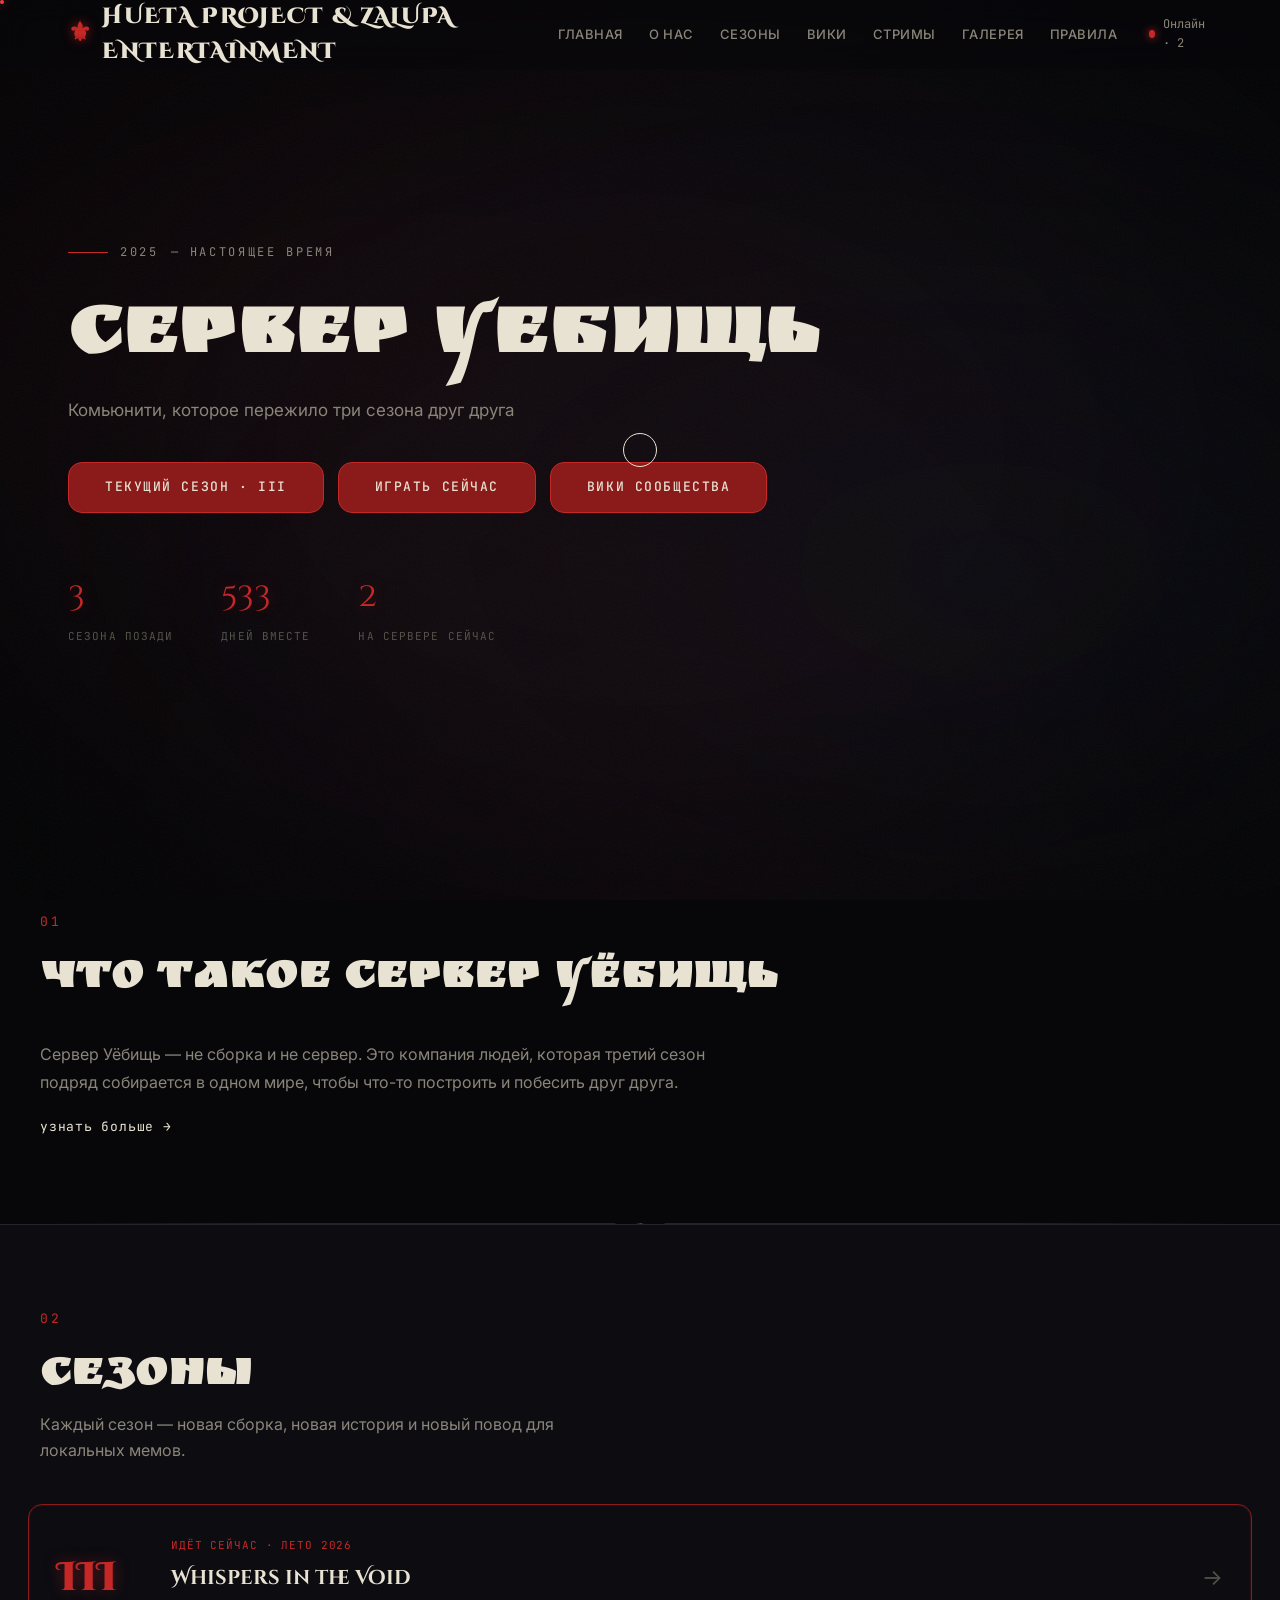
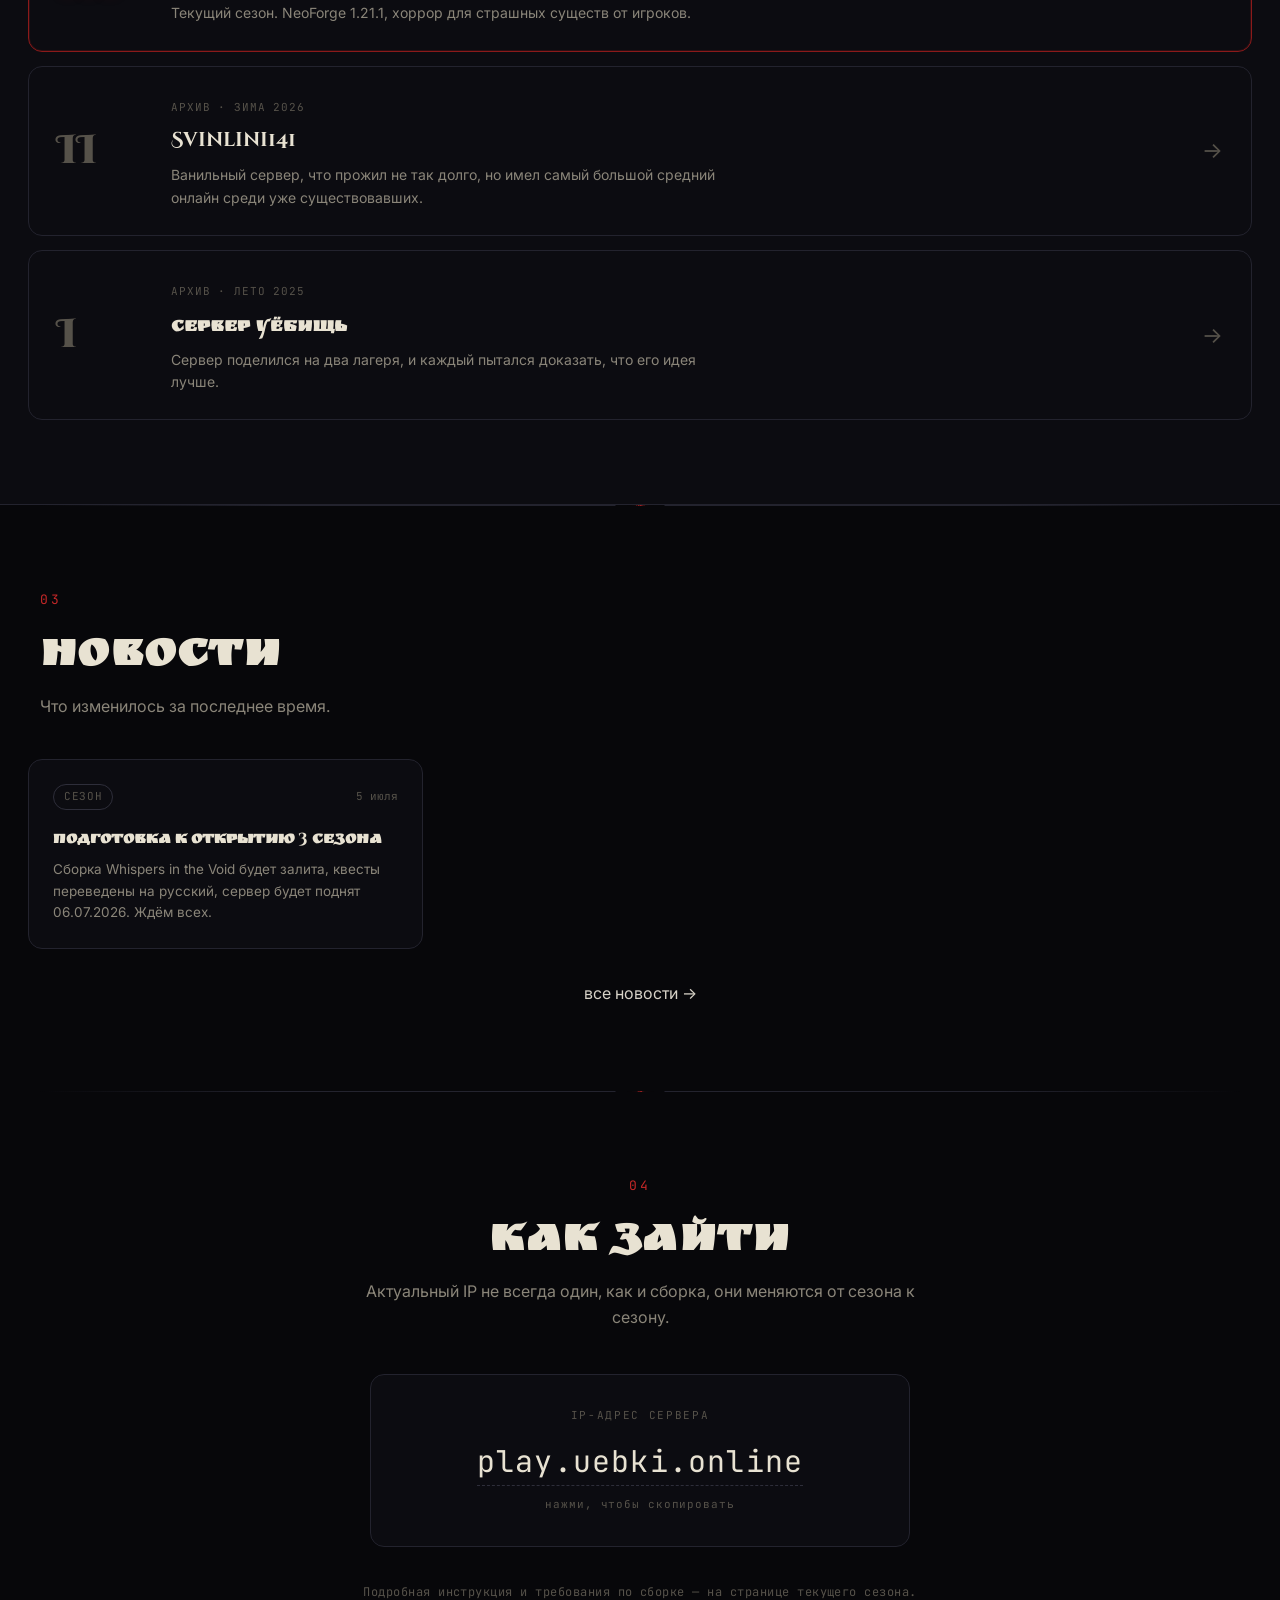
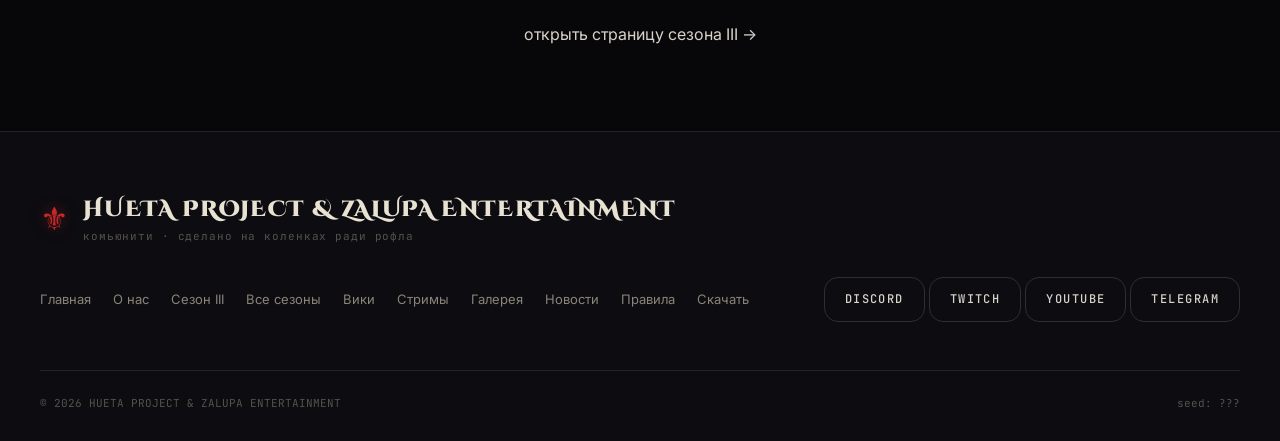
<file: index.html>
<!DOCTYPE html>
<html lang="ru">
<head>
  <meta charset="UTF-8" />
  <meta name="viewport" content="width=device-width, initial-scale=1.0" />
  <title>УЕБИЩЬ — комьюнити, живущее сезонами</title>
  <meta name="description" content="УЕБИЩЬ — Minecraft-комьюнити, которое уже третий сезон подряд собирается по вечерам, чтобы что-то построить и друг друга подбесить." />
  <meta property="og:title" content="УЕБИЩЬ — комьюнити, живущее сезонами" />
  <meta property="og:description" content="Minecraft-комьюнити, пережившее три сезона друг друга. Актуальный сервер, сборки и вики." />
  <meta property="og:type" content="website" />
  <link rel="icon" type="image/svg+xml" href="assets/img/favicon.svg" />
  <link rel="preconnect" href="https://fonts.googleapis.com" />
  <link rel="preconnect" href="https://fonts.gstatic.com" crossorigin />
  <link href="https://fonts.googleapis.com/css2?family=Cinzel+Decorative:wght@700;900&family=Ruslan+Display&family=JetBrains+Mono:wght@400;500;700&family=Inter:wght@300;400;500;700&display=swap" rel="stylesheet" />
  <link rel="stylesheet" href="assets/css/styles.css" />
</head>
<body data-theme="dark" data-page="index">

  <div class="bg-fog" aria-hidden="true">
    <div class="fog-layer fog-1"></div>
    <div class="fog-layer fog-2"></div>
    <div class="fog-layer fog-3"></div>
  </div>
  <div class="bg-vignette" aria-hidden="true"></div>
  <div class="bg-grain" aria-hidden="true"></div>

  <div class="cursor" id="cursor" aria-hidden="true">
    <div class="cursor-ring"></div>
    <div class="cursor-dot"></div>
  </div>

  <div class="scroll-progress" id="scrollProgress" aria-hidden="true"></div>

  <div id="site-header"></div>

  <main>

    <!-- ===== HERO ХАБА ===== -->
    <section class="hub-hero" id="hero">
      <p class="hub-hero__eyebrow">
        <span class="hub-hero__eyebrow-line"></span>
        <span id="statSince">2025</span> — НАСТОЯЩЕЕ ВРЕМЯ
      </p>
      <h1 class="hub-hero__title">
        <span class="glitch" data-text="УЕБИЩЬ">Сервер Уебищь</span>
      </h1>
      <p class="hub-hero__desc" id="heroTagline">Комьюнити, которое пережило три сезона друг друга</p>

      <div class="hub-hero__cta">
        <a href="season-3.html" class="btn btn--primary">Текущий сезон · III</a>
        <a href="#join" class="btn btn--primary" id="heroPlayBtn" data-copy="play.uebki.online">Играть сейчас</a>
        <a href="wiki.html" class="btn btn--primary">Вики сообщества</a>
      </div>

      <div class="hub-stats">
        <div class="hub-stat">
          <span class="stat-num" id="statSeasons">3</span>
          <span class="stat-label">сезона позади</span>
        </div>
        <div class="hub-stat">
          <span class="stat-num" id="statDays">412</span>
          <span class="stat-label">дней вместе</span>
        </div>
        <div class="hub-stat">
          <span class="stat-num" id="heroOnline">—</span>
          <span class="stat-label">на сервере сейчас</span>
        </div>
      </div>
    </section>

    <!-- ===== О СООБЩЕСТВЕ (коротко) ===== -->
    <section class="about" id="about">
      <div class="section-head">
        <span class="section-head__index">01</span>
        <h2 class="section-head__title">Что такое Сервер Уёбищь</h2>
      </div>
      <div class="about-teaser reveal-auto">
        <p id="heroDesc">Сервер Уёбищь — не сборка и не сервер. Это компания людей, которая третий сезон подряд собирается в одном мире, чтобы что-то построить и побесить друг друга.</p>
        <a href="about.html" class="link-arrow">узнать больше →</a>
      </div>
    </section>

    <hr class="divider" aria-hidden="true" />

    <!-- ===== СЕЗОНЫ ===== -->
    <section class="features" id="seasons">
      <div class="section-head">
        <span class="section-head__index">02</span>
        <h2 class="section-head__title">Сезоны</h2>
        <p class="section-head__desc">Каждый сезон — новая сборка, новая история и новый повод для локальных мемов.</p>
      </div>
      <div class="season-list" id="seasonList">
        <!-- рендерится из config/seasons.json -->
      </div>
    </section>

    <hr class="divider" aria-hidden="true" />

    <!-- ===== НОВОСТИ ===== -->
    <section class="about" id="news">
      <div class="section-head">
        <span class="section-head__index">03</span>
        <h2 class="section-head__title">Новости</h2>
        <p class="section-head__desc">Что изменилось за последнее время.</p>
      </div>
      <div class="news-grid" id="newsList">
        <!-- рендерится из config/news.json -->
      </div>
      <div style="text-align:center; margin-top: 32px;">
        <a href="news.html" class="link-arrow">все новости →</a>
      </div>
    </section>

    <hr class="divider" aria-hidden="true" />

    <!-- ===== КАК ЗАЙТИ ===== -->
    <section class="join" id="join">
      <div class="join__inner">
        <div class="section-head section-head--center">
          <span class="section-head__index">04</span>
          <h2 class="section-head__title">Как зайти</h2>
          <p class="section-head__desc">Актуальный IP не всегда один, как и сборка, они меняются от сезона к сезону.</p>
        </div>

        <div class="join__ip">
          <div class="join__ip-label">IP-адрес сервера</div>
          <div class="join__ip-value">
            <span id="ipText" class="join__ip-clickable" data-copy="play.uebki.online">play.uebki.online</span>
          </div>
          <div class="join__ip-hint">нажми, чтобы скопировать</div>
          <div class="join__ip-toast" id="ipToast" hidden>Скопировано.</div>
        </div>

        <p class="join__warn">Подробная инструкция и требования по сборке — на странице текущего сезона.</p>
        <div style="margin-top: 20px;">
          <a href="season-3.html" class="link-arrow">открыть страницу сезона III →</a>
        </div>
      </div>
    </section>

  </main>

  <div id="site-footer"></div>

  <script src="assets/js/site.js"></script>
  <script src="assets/js/index.js"></script>
</body>
</html>
</file>
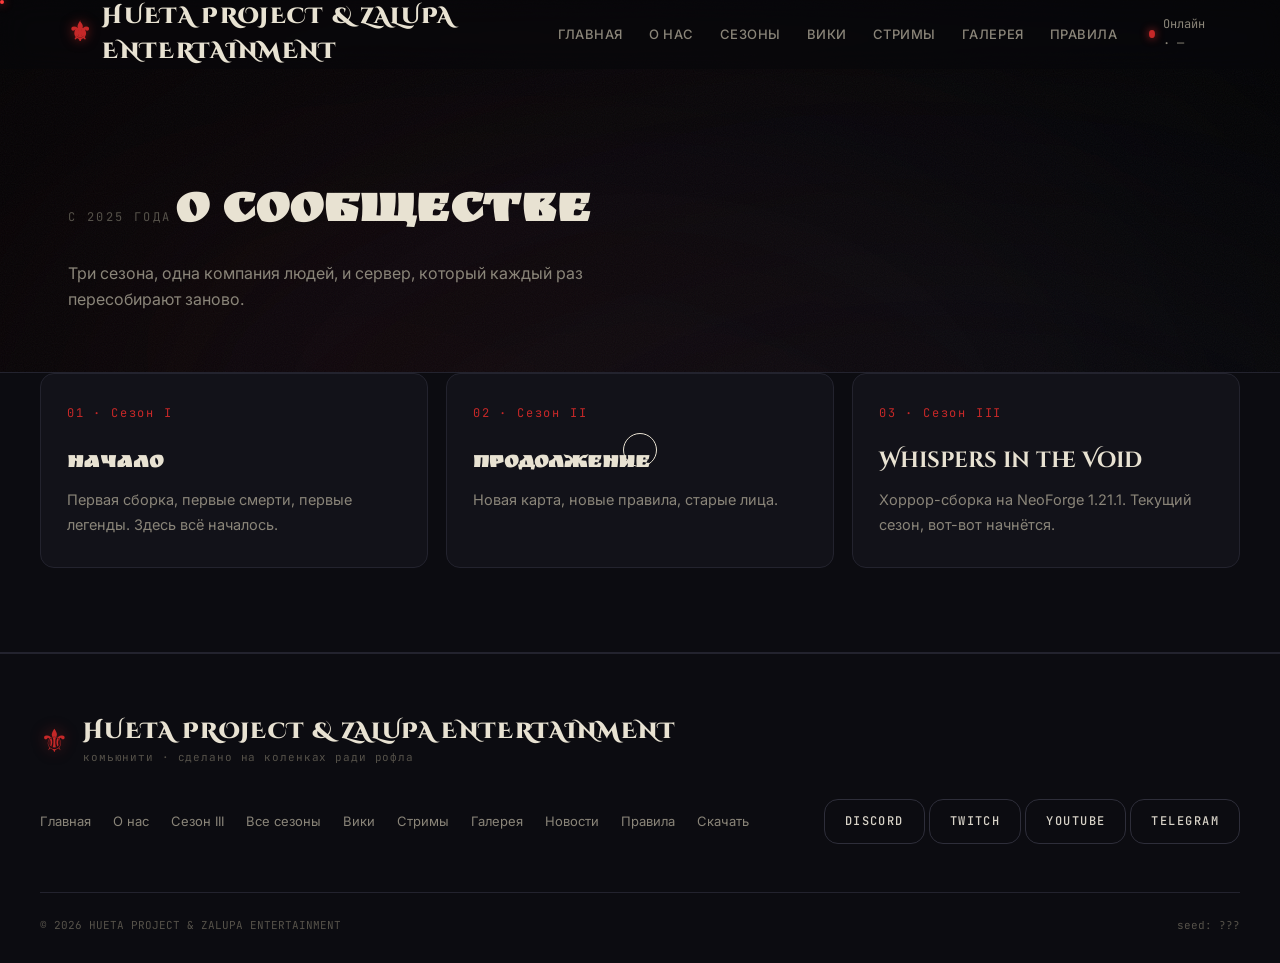
<file: about.html>
<!DOCTYPE html>
<html lang="ru">
<head>
  <meta charset="UTF-8" />
  <meta name="viewport" content="width=device-width, initial-scale=1.0" />
  <title>О сообществе — УЕБИЩЬ</title>
  <meta name="description" content="История комьюнити УЕБИЩЬ по сезонам — как всё начиналось и развивалось." />
  <meta property="og:title" content="О сообществе — УЕБИЩЬ" />
  <meta property="og:description" content="История комьюнити УЕБИЩЬ по сезонам — как всё начиналось и развивалось." />
  <meta property="og:type" content="website" />
  <link rel="icon" type="image/svg+xml" href="assets/img/favicon.svg" />
  <link rel="preconnect" href="https://fonts.googleapis.com" />
  <link rel="preconnect" href="https://fonts.gstatic.com" crossorigin />
  <link href="https://fonts.googleapis.com/css2?family=Cinzel+Decorative:wght@700;900&family=Ruslan+Display&family=JetBrains+Mono:wght@400;500;700&family=Inter:wght@300;400;500;700&display=swap" rel="stylesheet" />
  <link rel="stylesheet" href="assets/css/styles.css" />
</head>
<body data-theme="dark" data-page="about">
  <div class="bg-fog" aria-hidden="true">
    <div class="fog-layer fog-1"></div><div class="fog-layer fog-2"></div><div class="fog-layer fog-3"></div>
  </div>
  <div class="bg-vignette" aria-hidden="true"></div>
  <div class="bg-grain" aria-hidden="true"></div>
  <div class="cursor" id="cursor" aria-hidden="true"><div class="cursor-ring"></div><div class="cursor-dot"></div></div>
  <div class="scroll-progress" id="scrollProgress" aria-hidden="true"></div>
  <div id="site-header"></div>
  <main>
    <div class="page-header">
      <span class="page-header__eyebrow">С 2025 ГОДА</span>
      <h1 class="glitch" data-text="О сообществе">О сообществе</h1>
      <p id="aboutIntro" style="margin-top:14px;color:var(--ink-dim);max-width:560px;"></p>
    </div>
    <section class="features" style="padding-top:0;">
      <div class="about__grid" id="aboutTimeline"></div>
    </section>
  </main>
  <div id="site-footer"></div>
  <script src="assets/js/site.js"></script>
  <script src="assets/js/about.js"></script>
</body>
</html>
</file>
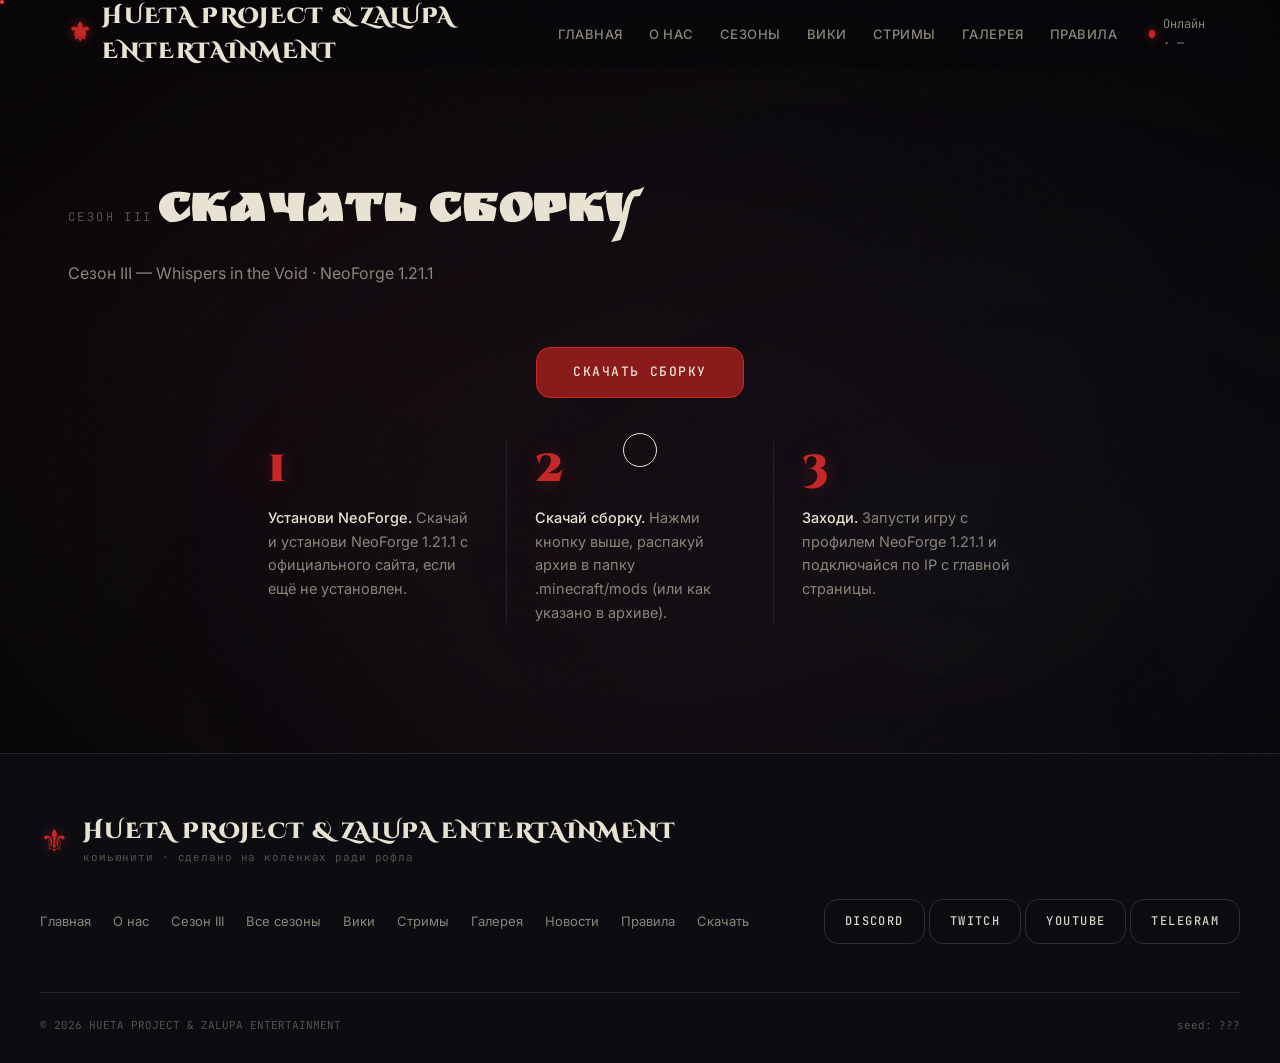
<file: download.html>
<!DOCTYPE html>
<html lang="ru">
<head>
  <meta charset="UTF-8" />
  <meta name="viewport" content="width=device-width, initial-scale=1.0" />
  <title>Скачать сборку — УЕБИЩЬ</title>
  <meta name="description" content="Скачать актуальную сборку сервера УЕБИЩЬ и инструкция по установке." />
  <meta property="og:title" content="Скачать сборку — УЕБИЩЬ" />
  <meta property="og:description" content="Скачать актуальную сборку сервера УЕБИЩЬ и инструкция по установке." />
  <meta property="og:type" content="website" />
  <link rel="icon" type="image/svg+xml" href="assets/img/favicon.svg" />
  <link rel="preconnect" href="https://fonts.googleapis.com" />
  <link rel="preconnect" href="https://fonts.gstatic.com" crossorigin />
  <link href="https://fonts.googleapis.com/css2?family=Cinzel+Decorative:wght@700;900&family=Ruslan+Display&family=JetBrains+Mono:wght@400;500;700&family=Inter:wght@300;400;500;700&display=swap" rel="stylesheet" />
  <link rel="stylesheet" href="assets/css/styles.css" />
</head>
<body data-theme="dark" data-page="download">
  <div class="bg-fog" aria-hidden="true">
    <div class="fog-layer fog-1"></div><div class="fog-layer fog-2"></div><div class="fog-layer fog-3"></div>
  </div>
  <div class="bg-vignette" aria-hidden="true"></div>
  <div class="bg-grain" aria-hidden="true"></div>
  <div class="cursor" id="cursor" aria-hidden="true"><div class="cursor-ring"></div><div class="cursor-dot"></div></div>
  <div class="scroll-progress" id="scrollProgress" aria-hidden="true"></div>
  <div id="site-header"></div>
  <main>
    <div class="page-header">
      <span class="page-header__eyebrow">СЕЗОН III</span>
      <h1 class="glitch" data-text="Скачать сборку">Скачать сборку</h1>
      <p id="downloadMeta" style="margin-top:14px;color:var(--ink-dim);"></p>
    </div>
    <section class="join" style="padding-top:0;">
      <div class="join__inner">
        <div style="text-align:center;">
          <a href="#" id="downloadBtn" class="btn btn--primary" target="_blank" rel="noopener noreferrer">Скачать сборку</a>
        </div>
        <div class="join__steps" id="downloadSteps"></div>
      </div>
    </section>
  </main>
  <div id="site-footer"></div>
  <script src="assets/js/site.js"></script>
  <script src="assets/js/download.js"></script>
</body>
</html>
</file>
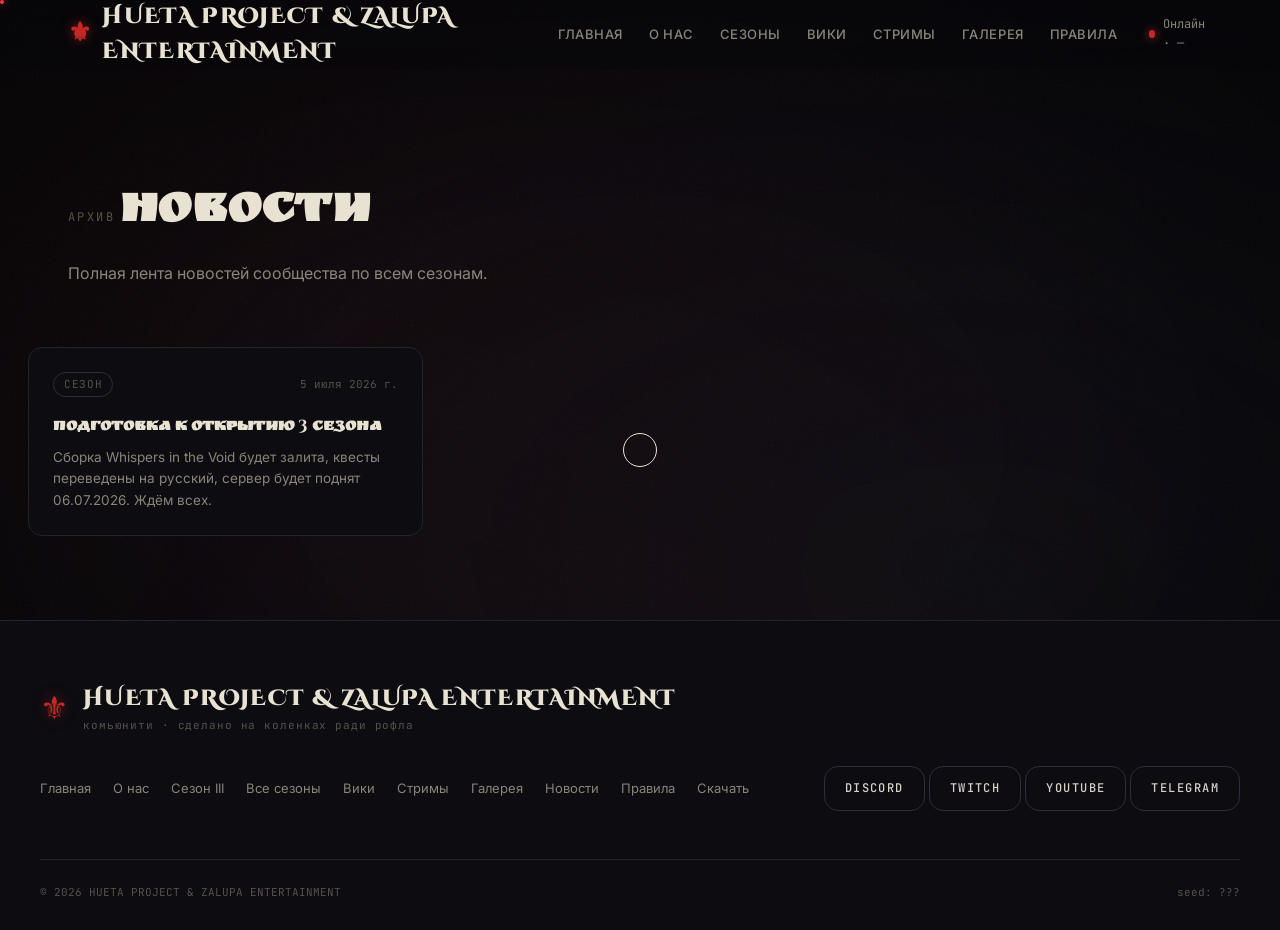
<file: news.html>
<!DOCTYPE html>
<html lang="ru">
<head>
  <meta charset="UTF-8" />
  <meta name="viewport" content="width=device-width, initial-scale=1.0" />
  <title>Новости — УЕБИЩЬ</title>
  <meta name="description" content="Полная лента новостей сообщества УЕБИЩЬ по всем сезонам." />
  <meta property="og:title" content="Новости — УЕБИЩЬ" />
  <meta property="og:description" content="Полная лента новостей сообщества УЕБИЩЬ по всем сезонам." />
  <meta property="og:type" content="website" />
  <link rel="icon" type="image/svg+xml" href="assets/img/favicon.svg" />
  <link rel="preconnect" href="https://fonts.googleapis.com" />
  <link rel="preconnect" href="https://fonts.gstatic.com" crossorigin />
  <link href="https://fonts.googleapis.com/css2?family=Cinzel+Decorative:wght@700;900&family=Ruslan+Display&family=JetBrains+Mono:wght@400;500;700&family=Inter:wght@300;400;500;700&display=swap" rel="stylesheet" />
  <link rel="stylesheet" href="assets/css/styles.css" />
</head>
<body data-theme="dark" data-page="news">
  <div class="bg-fog" aria-hidden="true">
    <div class="fog-layer fog-1"></div><div class="fog-layer fog-2"></div><div class="fog-layer fog-3"></div>
  </div>
  <div class="bg-vignette" aria-hidden="true"></div>
  <div class="bg-grain" aria-hidden="true"></div>
  <div class="cursor" id="cursor" aria-hidden="true"><div class="cursor-ring"></div><div class="cursor-dot"></div></div>
  <div class="scroll-progress" id="scrollProgress" aria-hidden="true"></div>
  <div id="site-header"></div>
  <main>
    <div class="page-header">
      <span class="page-header__eyebrow">АРХИВ</span>
      <h1 class="glitch" data-text="Новости">Новости</h1>
      <p style="margin-top:14px;color:var(--ink-dim);max-width:560px;">Полная лента новостей сообщества по всем сезонам.</p>
    </div>
    <section class="about" style="padding-top:0;">
      <div class="news-grid" id="allNewsList"></div>
    </section>
  </main>
  <div id="site-footer"></div>
  <script src="assets/js/site.js"></script>
  <script src="assets/js/news.js"></script>
</body>
</html>
</file>
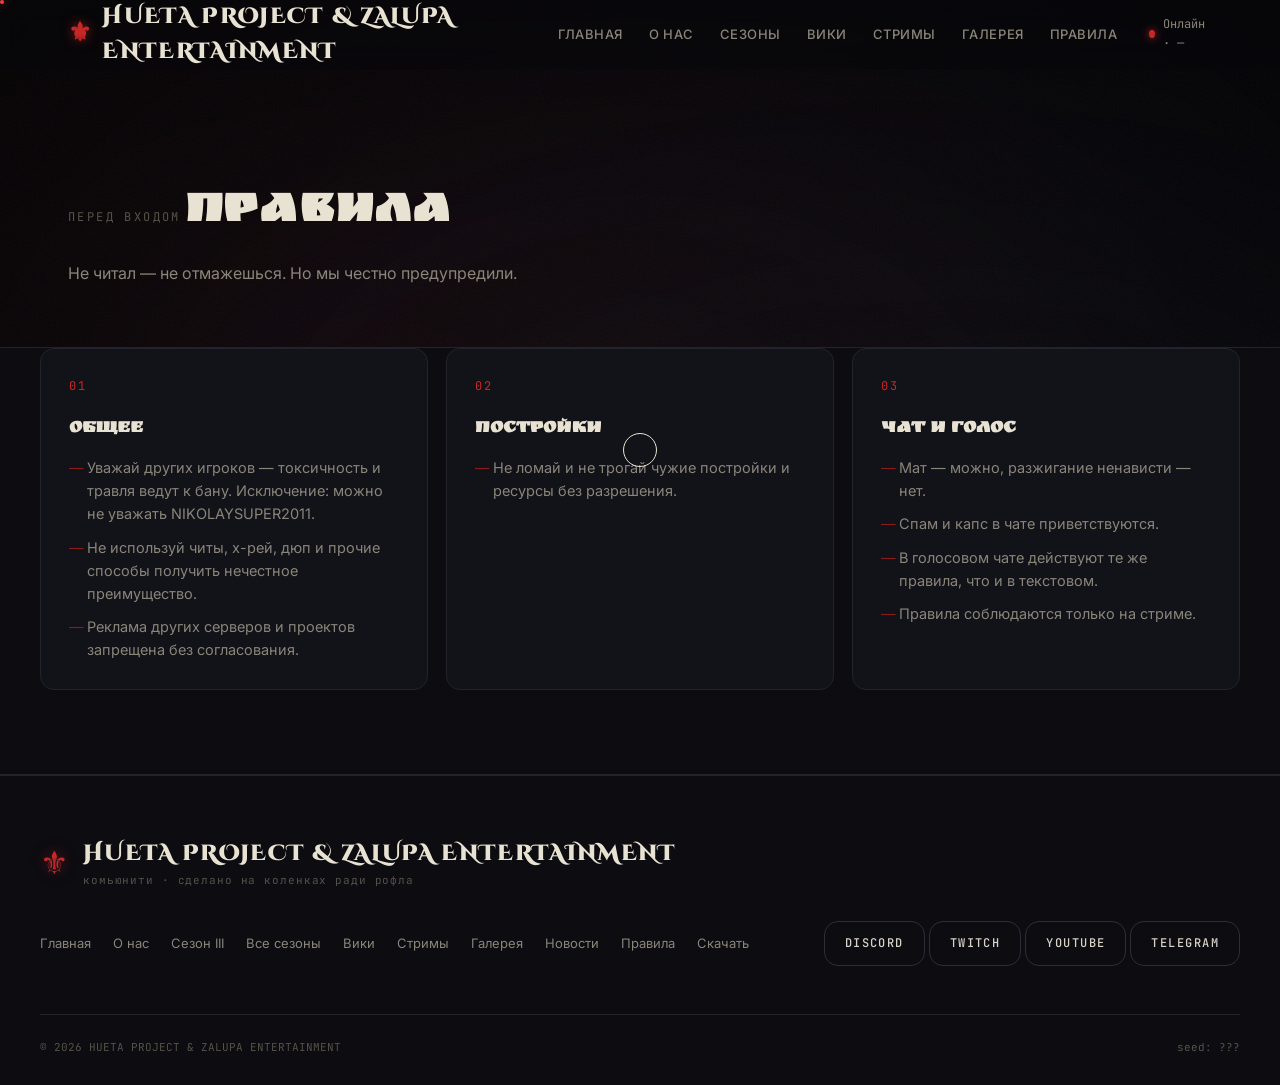
<file: rules.html>
<!DOCTYPE html>
<html lang="ru">
<head>
  <meta charset="UTF-8" />
  <meta name="viewport" content="width=device-width, initial-scale=1.0" />
  <title>Правила — УЕБИЩЬ</title>
  <meta name="description" content="Правила сервера УЕБИЩЬ — ознакомься перед входом." />
  <meta property="og:title" content="Правила — УЕБИЩЬ" />
  <meta property="og:description" content="Правила сервера УЕБИЩЬ — ознакомься перед входом." />
  <meta property="og:type" content="website" />
  <link rel="icon" type="image/svg+xml" href="assets/img/favicon.svg" />
  <link rel="preconnect" href="https://fonts.googleapis.com" />
  <link rel="preconnect" href="https://fonts.gstatic.com" crossorigin />
  <link href="https://fonts.googleapis.com/css2?family=Cinzel+Decorative:wght@700;900&family=Ruslan+Display&family=JetBrains+Mono:wght@400;500;700&family=Inter:wght@300;400;500;700&display=swap" rel="stylesheet" />
  <link rel="stylesheet" href="assets/css/styles.css" />
</head>
<body data-theme="dark" data-page="rules">
  <div class="bg-fog" aria-hidden="true">
    <div class="fog-layer fog-1"></div><div class="fog-layer fog-2"></div><div class="fog-layer fog-3"></div>
  </div>
  <div class="bg-vignette" aria-hidden="true"></div>
  <div class="bg-grain" aria-hidden="true"></div>
  <div class="cursor" id="cursor" aria-hidden="true"><div class="cursor-ring"></div><div class="cursor-dot"></div></div>
  <div class="scroll-progress" id="scrollProgress" aria-hidden="true"></div>
  <div id="site-header"></div>
  <main>
    <div class="page-header">
      <span class="page-header__eyebrow">ПЕРЕД ВХОДОМ</span>
      <h1 class="glitch" data-text="Правила">Правила</h1>
      <p style="margin-top:14px;color:var(--ink-dim);max-width:560px;">Не читал — не отмажешься. Но мы честно предупредили.</p>
    </div>
    <section class="features" style="padding-top:0;">
      <div class="rules-list" id="rulesList"></div>
    </section>
  </main>
  <div id="site-footer"></div>
  <script src="assets/js/site.js"></script>
  <script src="assets/js/rules.js"></script>
</body>
</html>
</file>
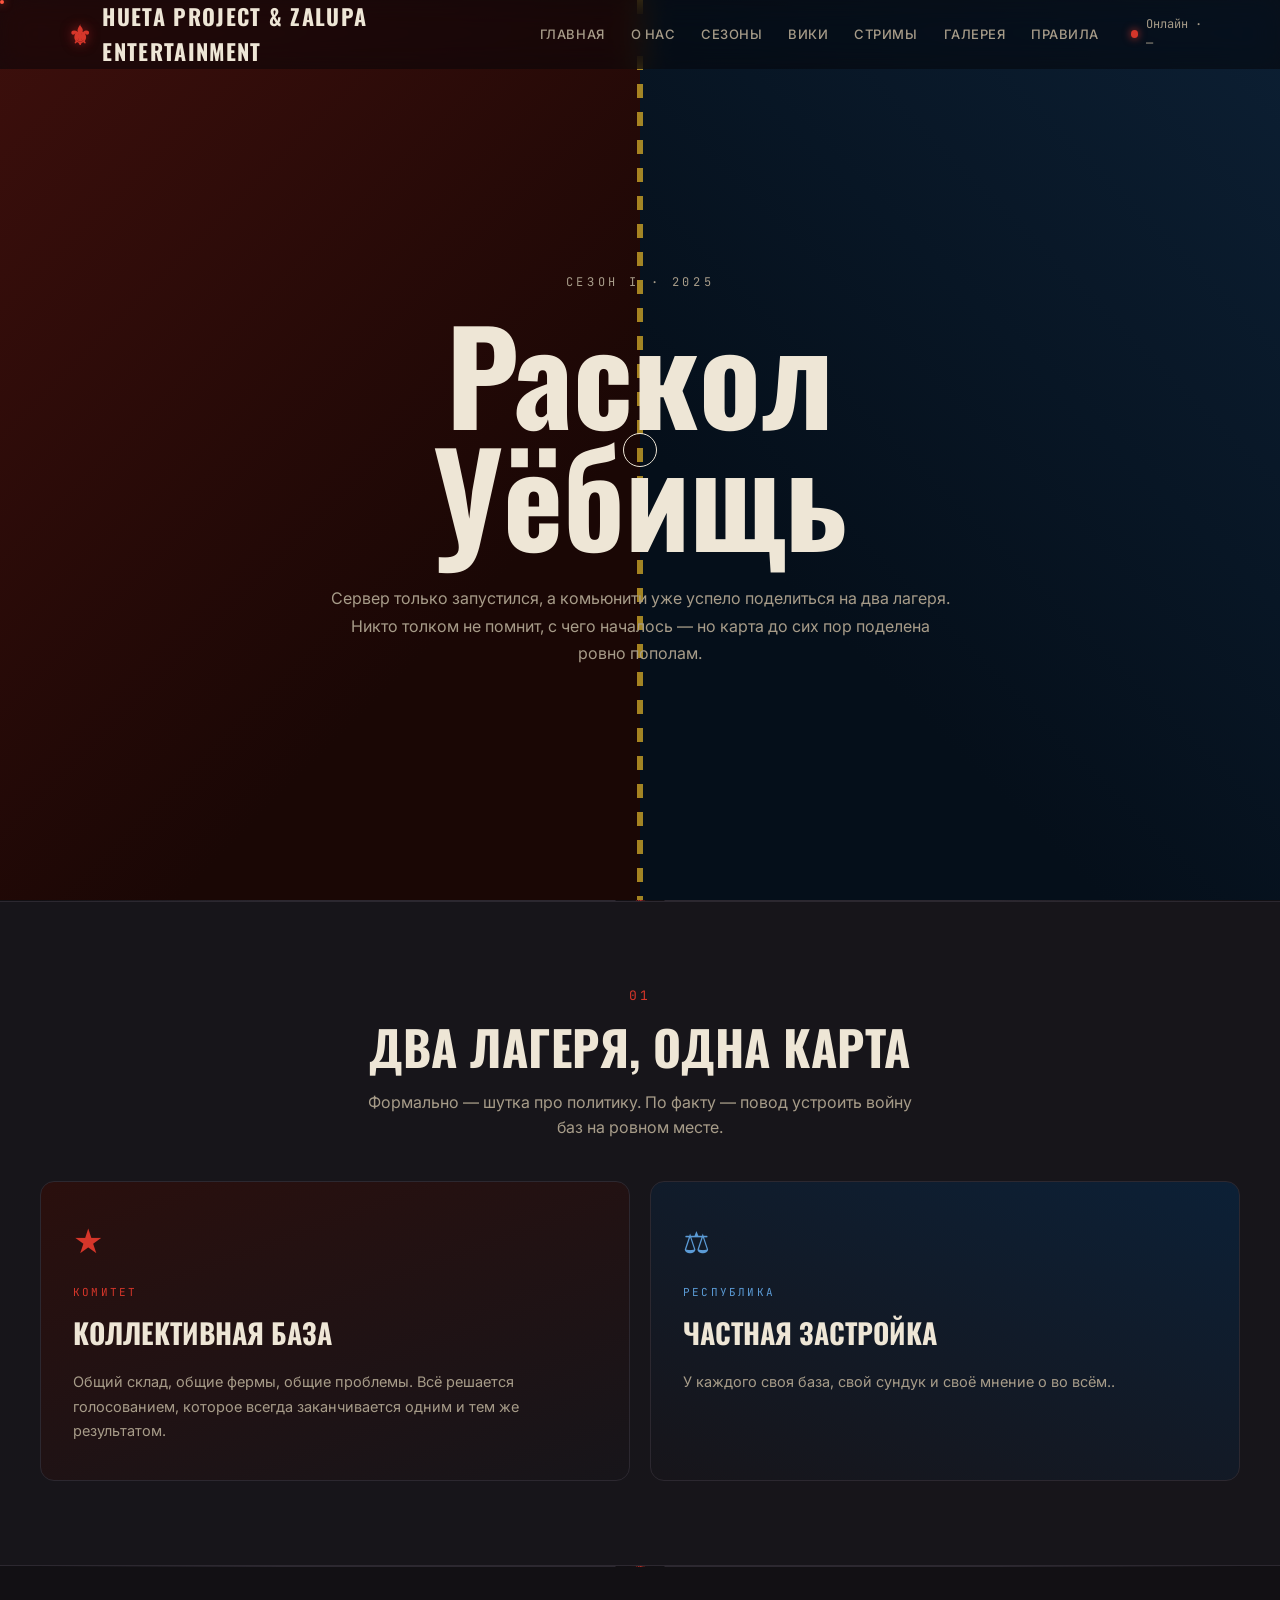
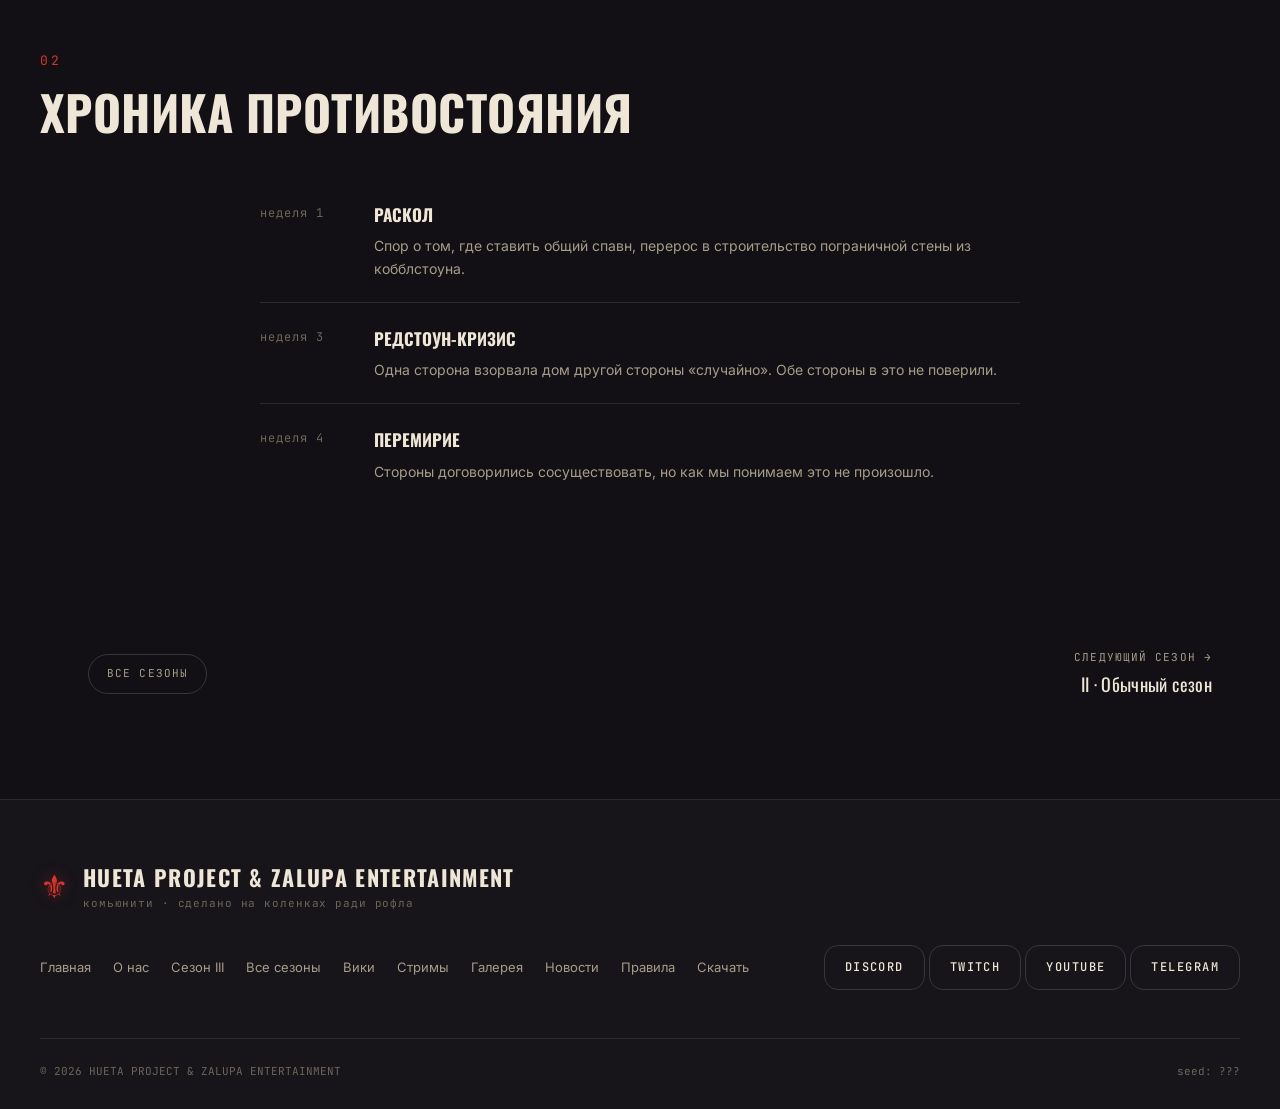
<file: season-1.html>
<!DOCTYPE html>
<html lang="ru">
<head>
  <meta charset="UTF-8" />
  <meta name="viewport" content="width=device-width, initial-scale=1.0" />
  <title>Сезон I · Раскол — УЕБИЩЬ</title>
  <meta name="description" content="Сезон I комьюнити УЕБИЩЬ — сервер поделился на два лагеря и устроил холодную войну на одной карте." />
  <meta property="og:title" content="Сезон I · Раскол — УЕБИЩЬ" />
  <meta property="og:description" content="Сезон I комьюнити УЕБИЩЬ — сервер поделился на два лагеря и устроил холодную войну на одной карте." />
  <meta property="og:type" content="website" />
  <link rel="icon" type="image/svg+xml" href="assets/img/favicon.svg" />
  <link rel="preconnect" href="https://fonts.googleapis.com" />
  <link rel="preconnect" href="https://fonts.gstatic.com" crossorigin />
  <link href="https://fonts.googleapis.com/css2?family=Oswald:wght@500;600;700&family=JetBrains+Mono:wght@400;500;700&family=Inter:wght@300;400;500;700&display=swap" rel="stylesheet" />
  <link rel="stylesheet" href="assets/css/styles.css" />
  <link rel="stylesheet" href="assets/css/theme-season1.css" />
</head>
<body data-theme="dark" data-page="season">

  <div class="bg-fog" aria-hidden="true">
    <div class="fog-layer fog-1"></div><div class="fog-layer fog-2"></div><div class="fog-layer fog-3"></div>
  </div>
  <div class="bg-vignette" aria-hidden="true"></div>
  <div class="bg-grain" aria-hidden="true"></div>
  <div class="cursor" id="cursor" aria-hidden="true"><div class="cursor-ring"></div><div class="cursor-dot"></div></div>
  <div class="scroll-progress" id="scrollProgress" aria-hidden="true"></div>

  <div id="site-header"></div>

  <main>
    <!-- ===== СПЛИТ-ХИРО ===== -->
    <section class="split-hero" id="hero">
      <div class="split-hero__bg" aria-hidden="true">
        <div class="split-hero__bg-left"></div>
        <div class="split-hero__bg-right"></div>
      </div>
      <div class="split-hero__seam" aria-hidden="true"></div>
      <div class="split-hero__content">
        <p class="split-hero__eyebrow">Сезон I · 2025</p>
        <h1 class="split-hero__title glitch" data-text="РАСКОЛ">Раскол Уёбищь</h1>
        <p class="split-hero__desc">Сервер только запустился, а комьюнити уже успело поделиться на два лагеря. Никто толком не помнит, с чего началось — но карта до сих пор поделена ровно пополам.</p>
      </div>
    </section>

    <hr class="divider" aria-hidden="true" />

    <!-- ===== ФРАКЦИИ ===== -->
    <section class="features" id="factions">
      <div class="section-head section-head--center">
        <span class="section-head__index">01</span>
        <h2 class="section-head__title">Два лагеря, одна карта</h2>
        <p class="section-head__desc">Формально — шутка про политику. По факту — повод устроить войну баз на ровном месте.</p>
      </div>
      <div class="factions">
        <article class="faction-card faction-card--red reveal-auto">
          <div class="faction-card__mark">★</div>
          <span class="faction-card__label">Комитет</span>
          <h3>Коллективная база</h3>
          <p>Общий склад, общие фермы, общие проблемы. Всё решается голосованием, которое всегда заканчивается одним и тем же результатом.</p>
        </article>
        <article class="faction-card faction-card--blue reveal-auto">
          <div class="faction-card__mark">⚖</div>
          <span class="faction-card__label">Республика</span>
          <h3>Частная застройка</h3>
          <p>У каждого своя база, свой сундук и своё мнение о во всём..</p>
        </article>
      </div>
    </section>

    <hr class="divider" aria-hidden="true" />

    <!-- ===== ХРОНИКА ===== -->
    <section class="about" id="timeline">
      <div class="section-head">
        <span class="section-head__index">02</span>
        <h2 class="section-head__title">Хроника противостояния</h2>
      </div>
      <div class="timeline reveal-auto">
        <div class="timeline__item">
          <span class="timeline__date">неделя 1</span>
          <div><h4>Раскол</h4><p>Спор о том, где ставить общий спавн, перерос в строительство пограничной стены из кобблстоуна.</p></div>
        </div>
        <div class="timeline__item">
          <span class="timeline__date">неделя 3</span>
          <div><h4>Редстоун-кризис</h4><p>Одна сторона взорвала дом другой стороны «случайно». Обе стороны в это не поверили.</p></div>
        </div>
        <div class="timeline__item">
          <span class="timeline__date">неделя 4</span>
          <div><h4>Перемирие</h4><p>Стороны договорились сосуществовать, но как мы понимаем это не произошло.</p></div>
        </div>
      </div>
    </section>

  </main>

  <nav class="season-pager" aria-label="Навигация по сезонам">
    <span></span>
    <a href="season.html" class="season-pager__all">все сезоны</a>
    <a href="season-2.html" class="season-pager__next">
      <span>следующий сезон →</span>
      <span class="big">II · Обычный сезон</span>
    </a>
  </nav>

  <div id="site-footer"></div>

  <script src="assets/js/site.js"></script>
</body>
</html>
</file>
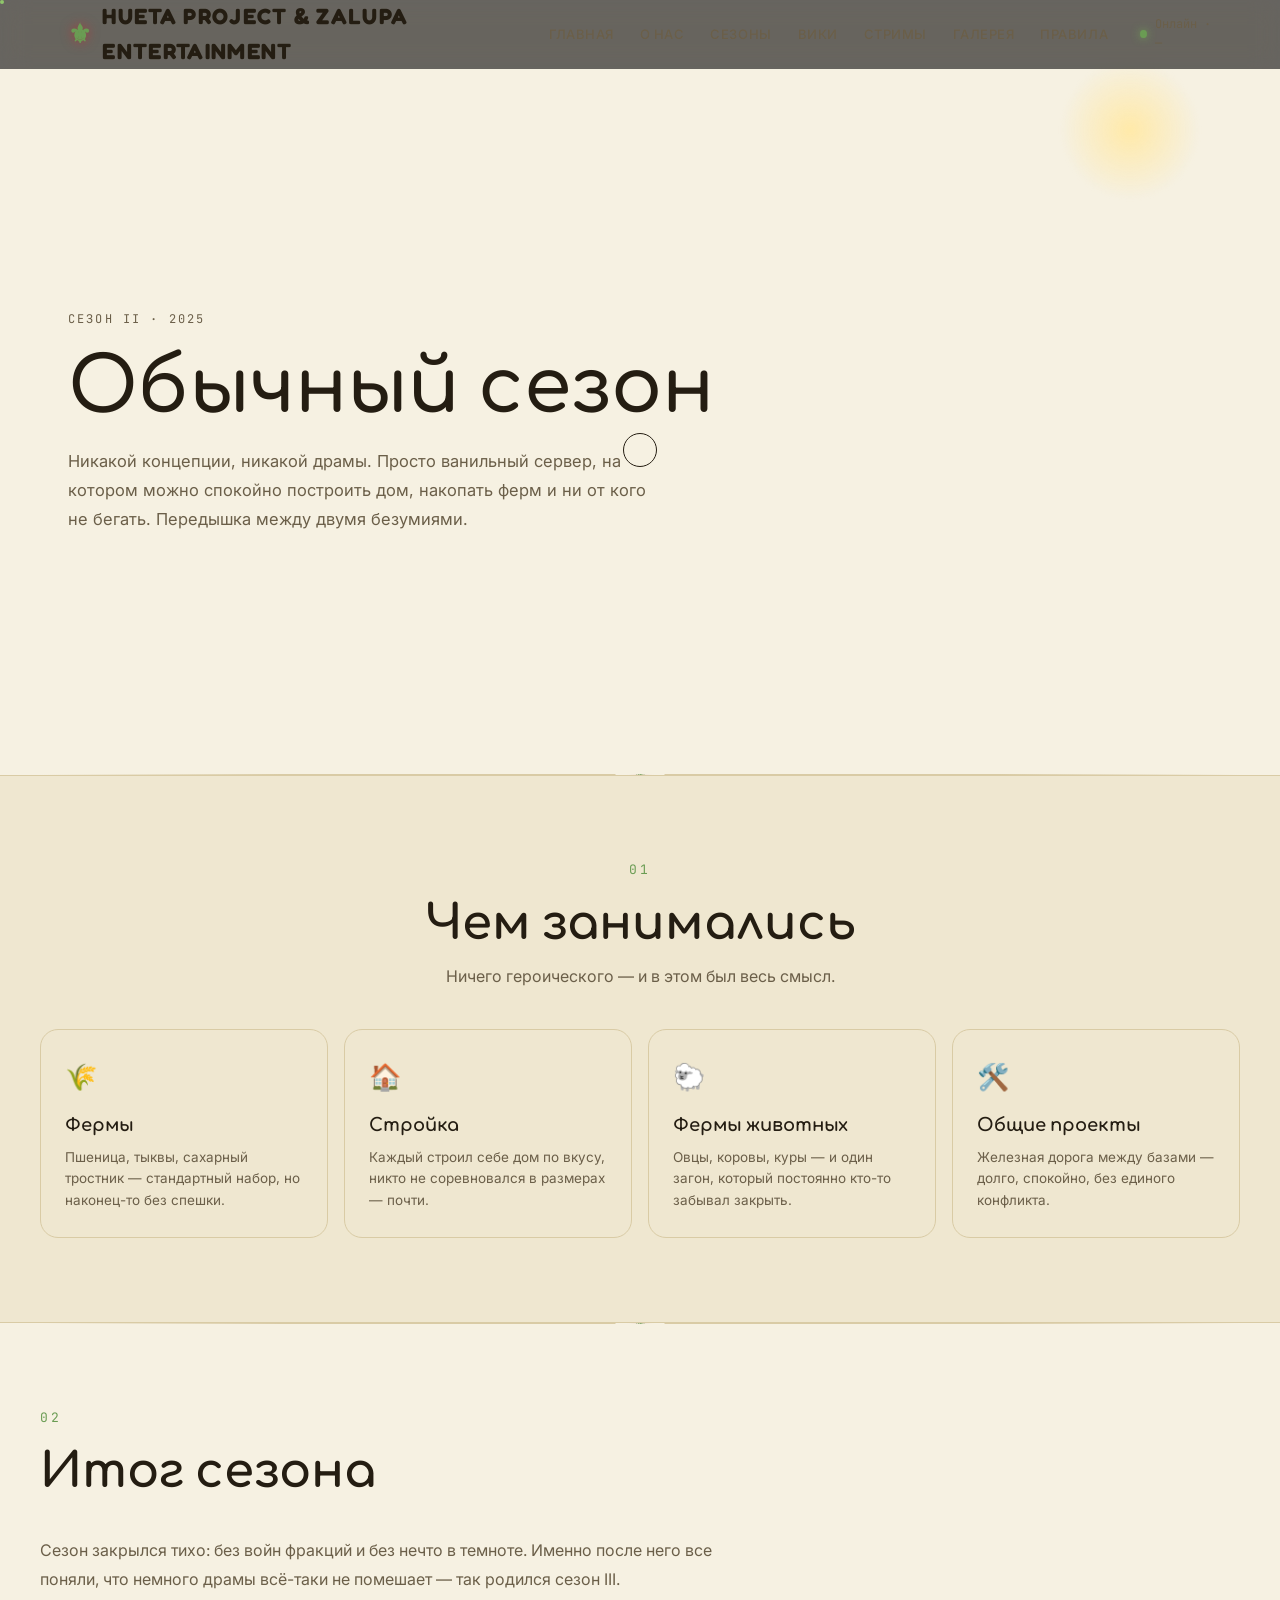
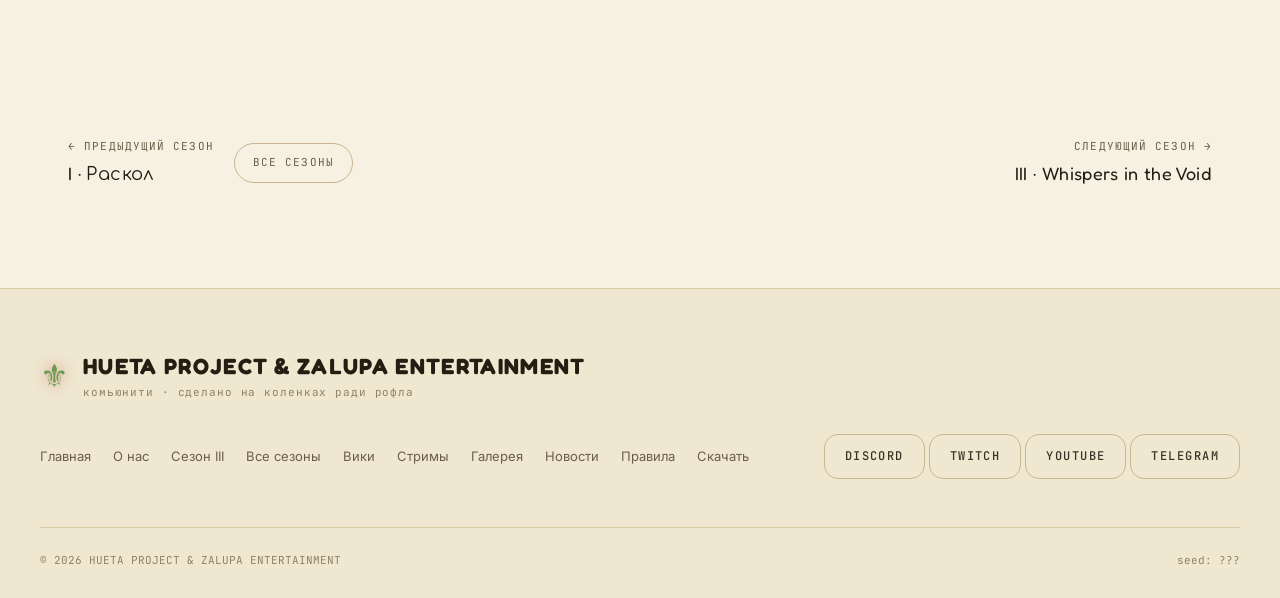
<file: season-2.html>
<!DOCTYPE html>
<html lang="ru">
<head>
  <meta charset="UTF-8" />
  <meta name="viewport" content="width=device-width, initial-scale=1.0" />
  <title>Сезон II · Обычный сезон — УЕБИЩЬ</title>
  <meta name="description" content="Сезон II комьюнити УЕБИЩЬ — без концепций и драмы, просто выживание, фермы и стройка." />
  <meta property="og:title" content="Сезон II · Обычный сезон — УЕБИЩЬ" />
  <meta property="og:description" content="Сезон II комьюнити УЕБИЩЬ — без концепций и драмы, просто выживание, фермы и стройка." />
  <meta property="og:type" content="website" />
  <link rel="icon" type="image/svg+xml" href="assets/img/favicon.svg" />
  <link rel="preconnect" href="https://fonts.googleapis.com" />
  <link rel="preconnect" href="https://fonts.gstatic.com" crossorigin />
  <link href="https://fonts.googleapis.com/css2?family=Comfortaa:wght@500;600&family=Fredoka:wght@500;600&family=JetBrains+Mono:wght@400;500;700&family=Inter:wght@300;400;500;700&display=swap" rel="stylesheet" />
  <link rel="stylesheet" href="assets/css/styles.css" />
  <link rel="stylesheet" href="assets/css/theme-season2.css" />
</head>
<body data-theme="dark" data-page="season">

  <div class="bg-fog" aria-hidden="true"></div>
  <div class="bg-vignette" aria-hidden="true"></div>
  <div class="bg-grain" aria-hidden="true"></div>
  <div class="cursor" id="cursor" aria-hidden="true"><div class="cursor-ring"></div><div class="cursor-dot"></div></div>
  <div class="scroll-progress" id="scrollProgress" aria-hidden="true"></div>

  <div id="site-header"></div>

  <main>
    <!-- ===== ХИРО ===== -->
    <section class="cozy-hero" id="hero">
      <div class="cozy-hero__sun" aria-hidden="true"></div>
      <p class="cozy-hero__eyebrow">Сезон II · 2025</p>
      <h1 class="cozy-hero__title">Обычный сезон</h1>
      <p class="cozy-hero__desc">Никакой концепции, никакой драмы. Просто ванильный сервер, на котором можно спокойно построить дом, накопать ферм и ни от кого не бегать. Передышка между двумя безумиями.</p>
    </section>

    <hr class="divider" aria-hidden="true" />

    <!-- ===== ЧТО БЫЛО ===== -->
    <section class="features" id="daily">
      <div class="section-head section-head--center">
        <span class="section-head__index">01</span>
        <h2 class="section-head__title">Чем занимались</h2>
        <p class="section-head__desc">Ничего героического — и в этом был весь смысл.</p>
      </div>
      <div class="daily-grid">
        <article class="daily-card reveal-auto">
          <div class="daily-card__icon">🌾</div>
          <h3>Фермы</h3>
          <p>Пшеница, тыквы, сахарный тростник — стандартный набор, но наконец-то без спешки.</p>
        </article>
        <article class="daily-card reveal-auto">
          <div class="daily-card__icon">🏠</div>
          <h3>Стройка</h3>
          <p>Каждый строил себе дом по вкусу, никто не соревновался в размерах — почти.</p>
        </article>
        <article class="daily-card reveal-auto">
          <div class="daily-card__icon">🐑</div>
          <h3>Фермы животных</h3>
          <p>Овцы, коровы, куры — и один загон, который постоянно кто-то забывал закрыть.</p>
        </article>
        <article class="daily-card reveal-auto">
          <div class="daily-card__icon">🛠️</div>
          <h3>Общие проекты</h3>
          <p>Железная дорога между базами — долго, спокойно, без единого конфликта.</p>
        </article>
      </div>
    </section>

    <hr class="divider" aria-hidden="true" />

    <!-- ===== ИТОГ ===== -->
    <section class="about" id="summary">
      <div class="section-head">
        <span class="section-head__index">02</span>
        <h2 class="section-head__title">Итог сезона</h2>
      </div>
      <div class="about-teaser reveal-auto">
        <p>                                        Сезон закрылся тихо: без войн фракций и без нечто в темноте. Именно после него все поняли, что немного драмы всё-таки не помешает — так родился сезон III.</p>
      </div>
    </section>
  </main>

  <nav class="season-pager" aria-label="Навигация по сезонам">
    <a href="season-1.html" class="season-pager__prev">
      <span>← предыдущий сезон</span>
      <span class="big">I · Раскол</span>
    </a>
    <a href="season.html" class="season-pager__all">все сезоны</a>
    <a href="season-3.html" class="season-pager__next">
      <span>следующий сезон →</span>
      <span class="big">III · Whispers in the Void</span>
    </a>
  </nav>

  <div id="site-footer"></div>

  <script src="assets/js/site.js"></script>
</body>
</html>
</file>
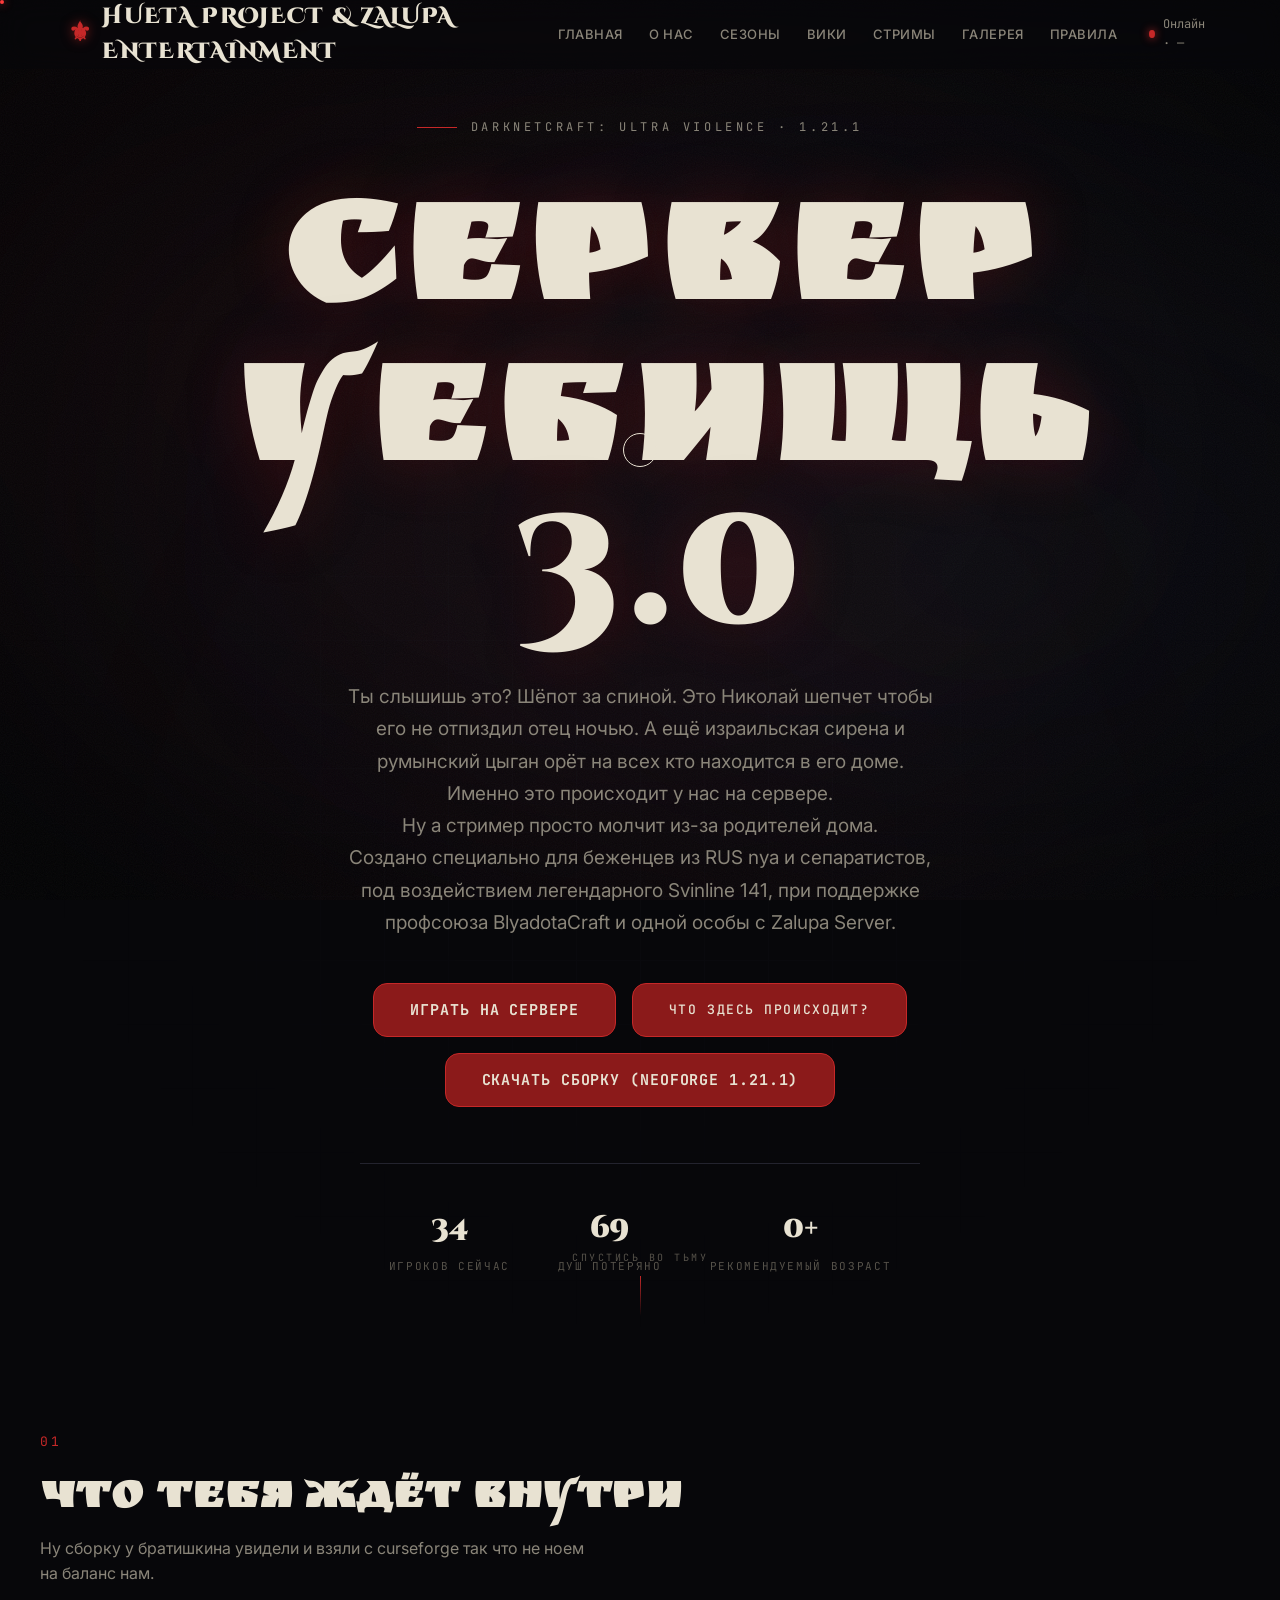
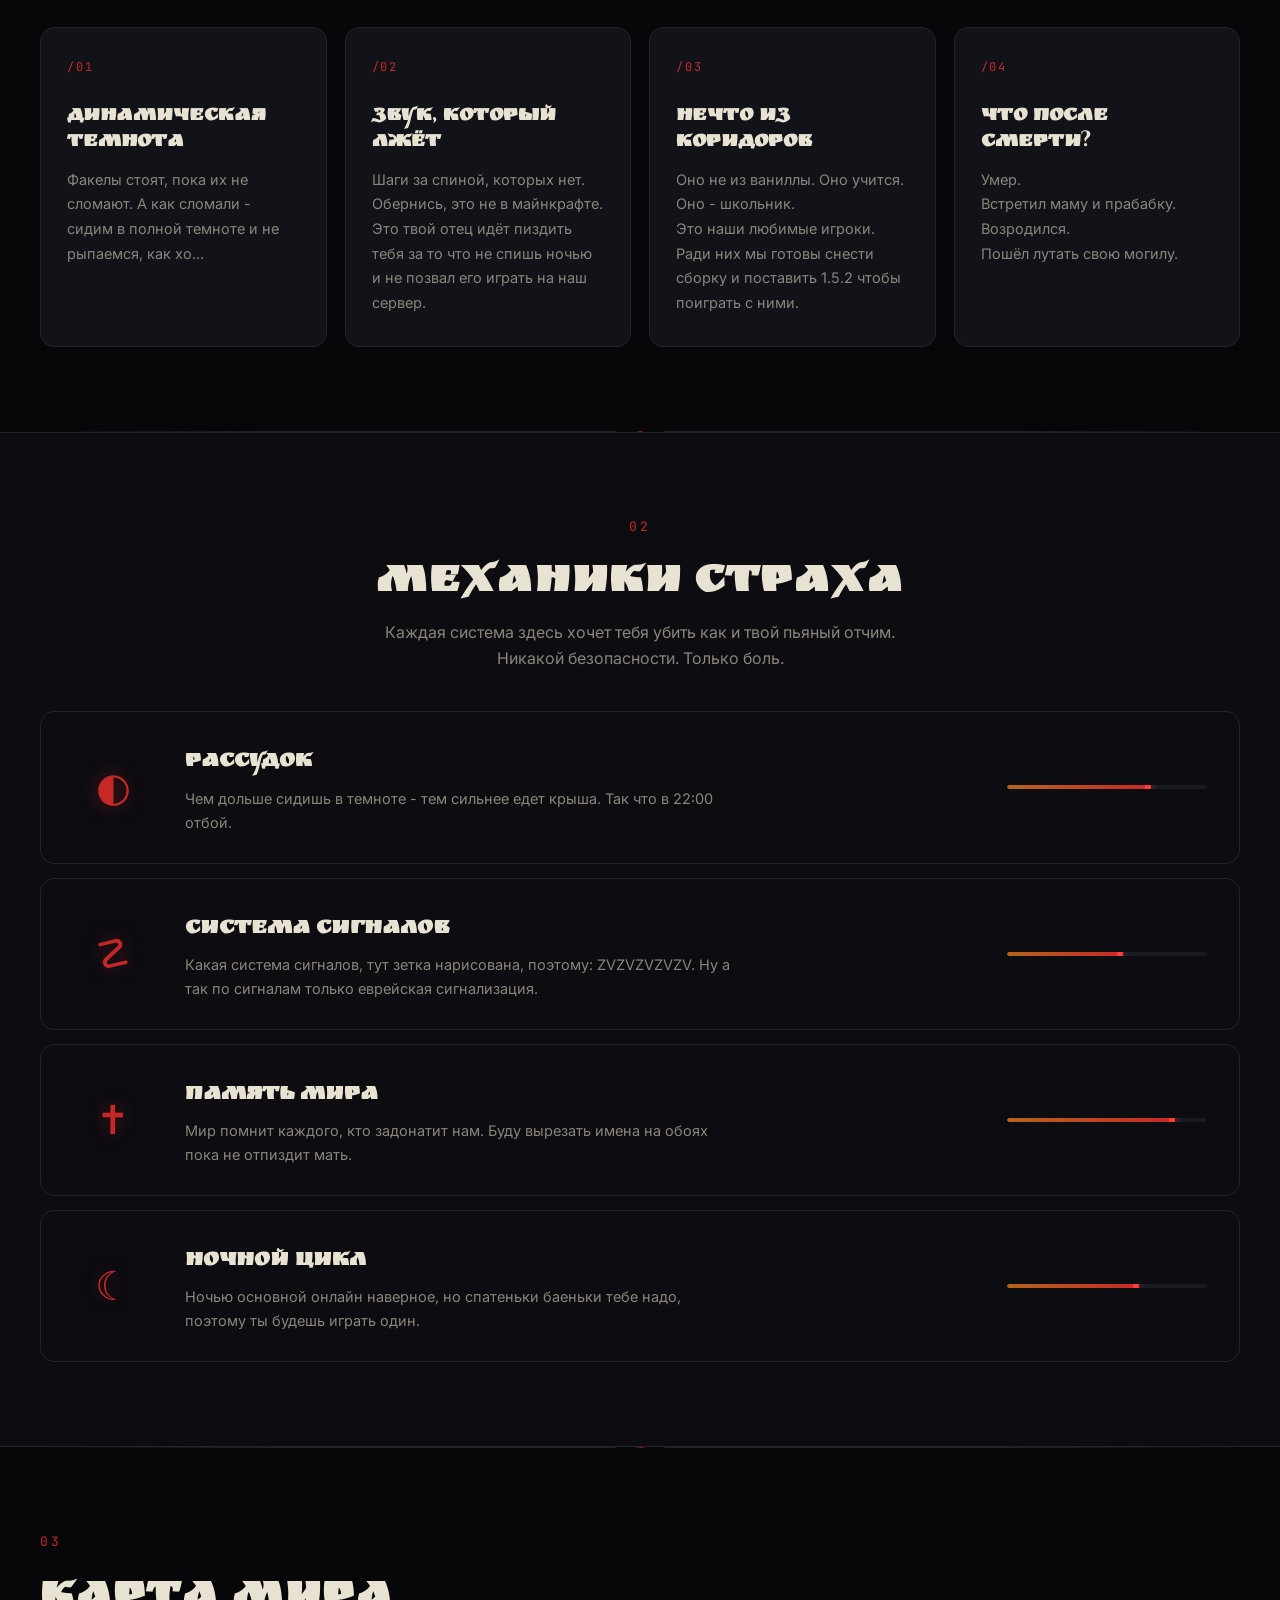
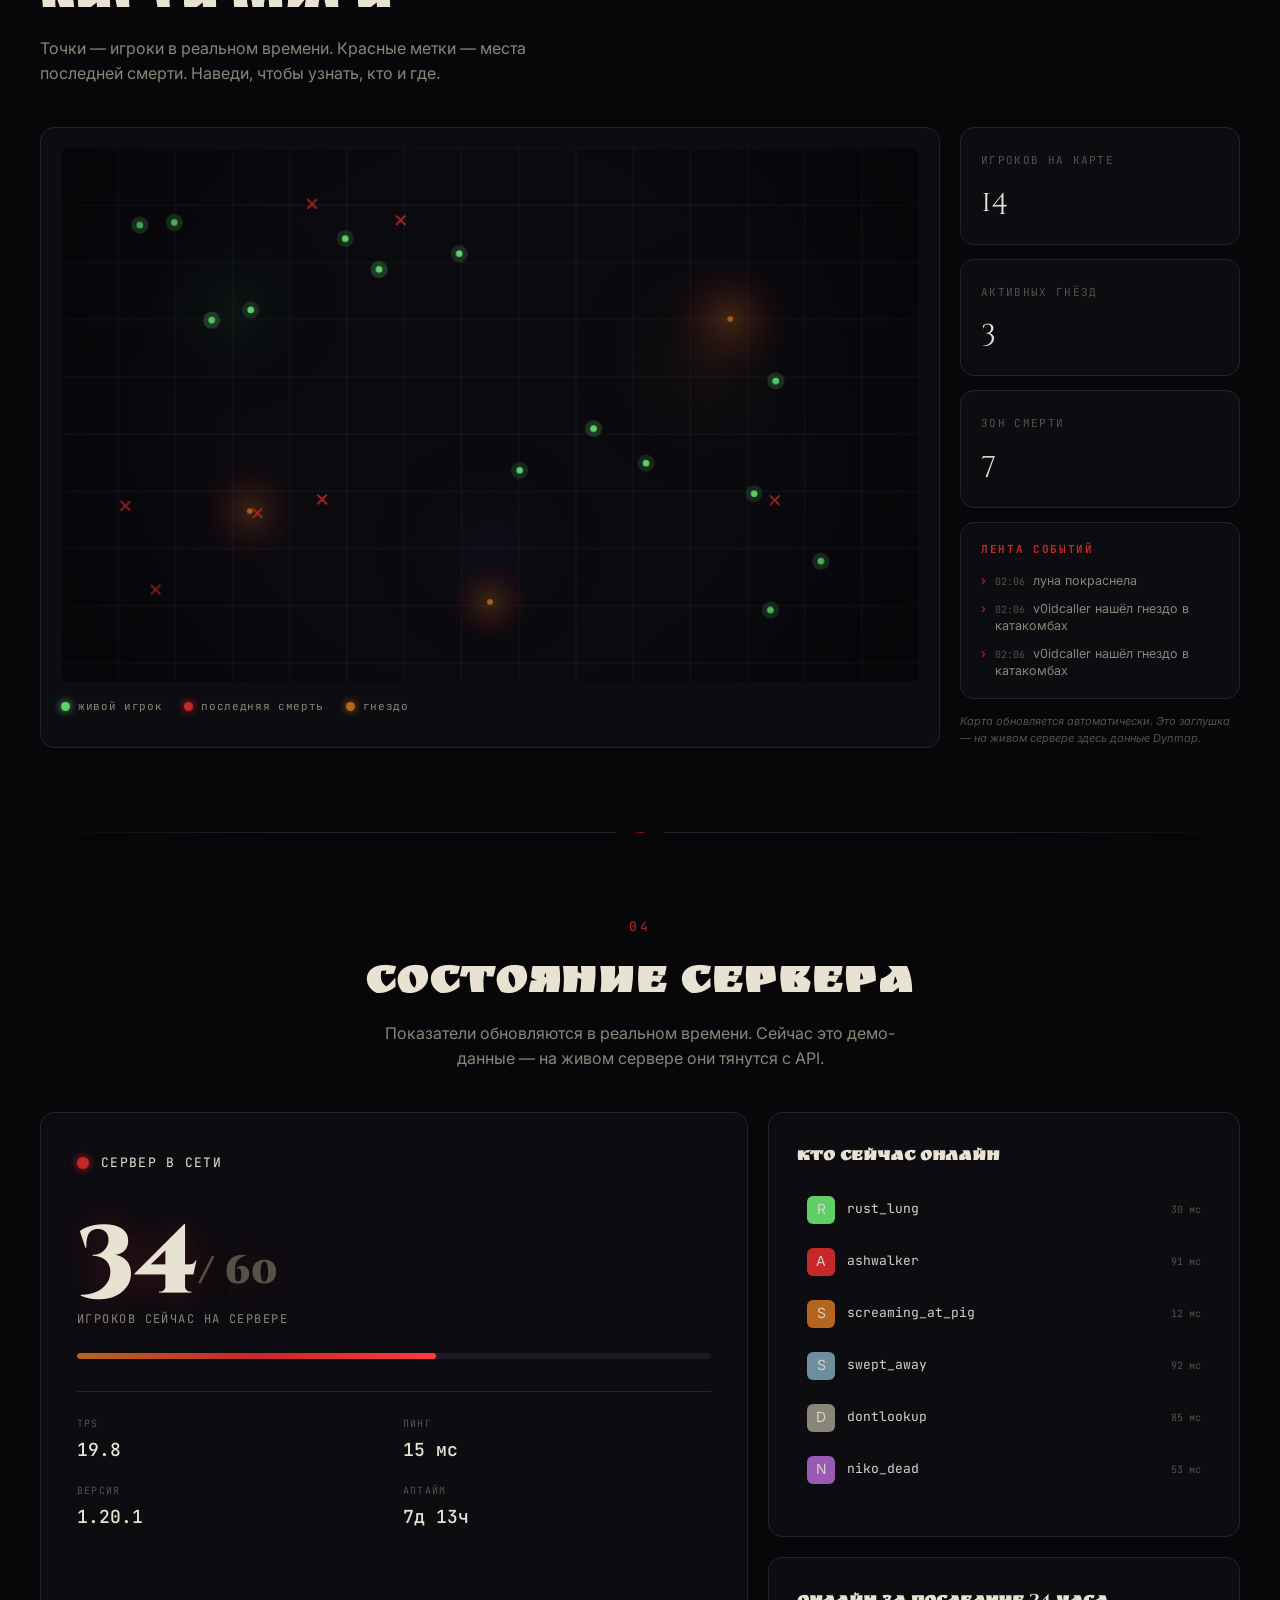
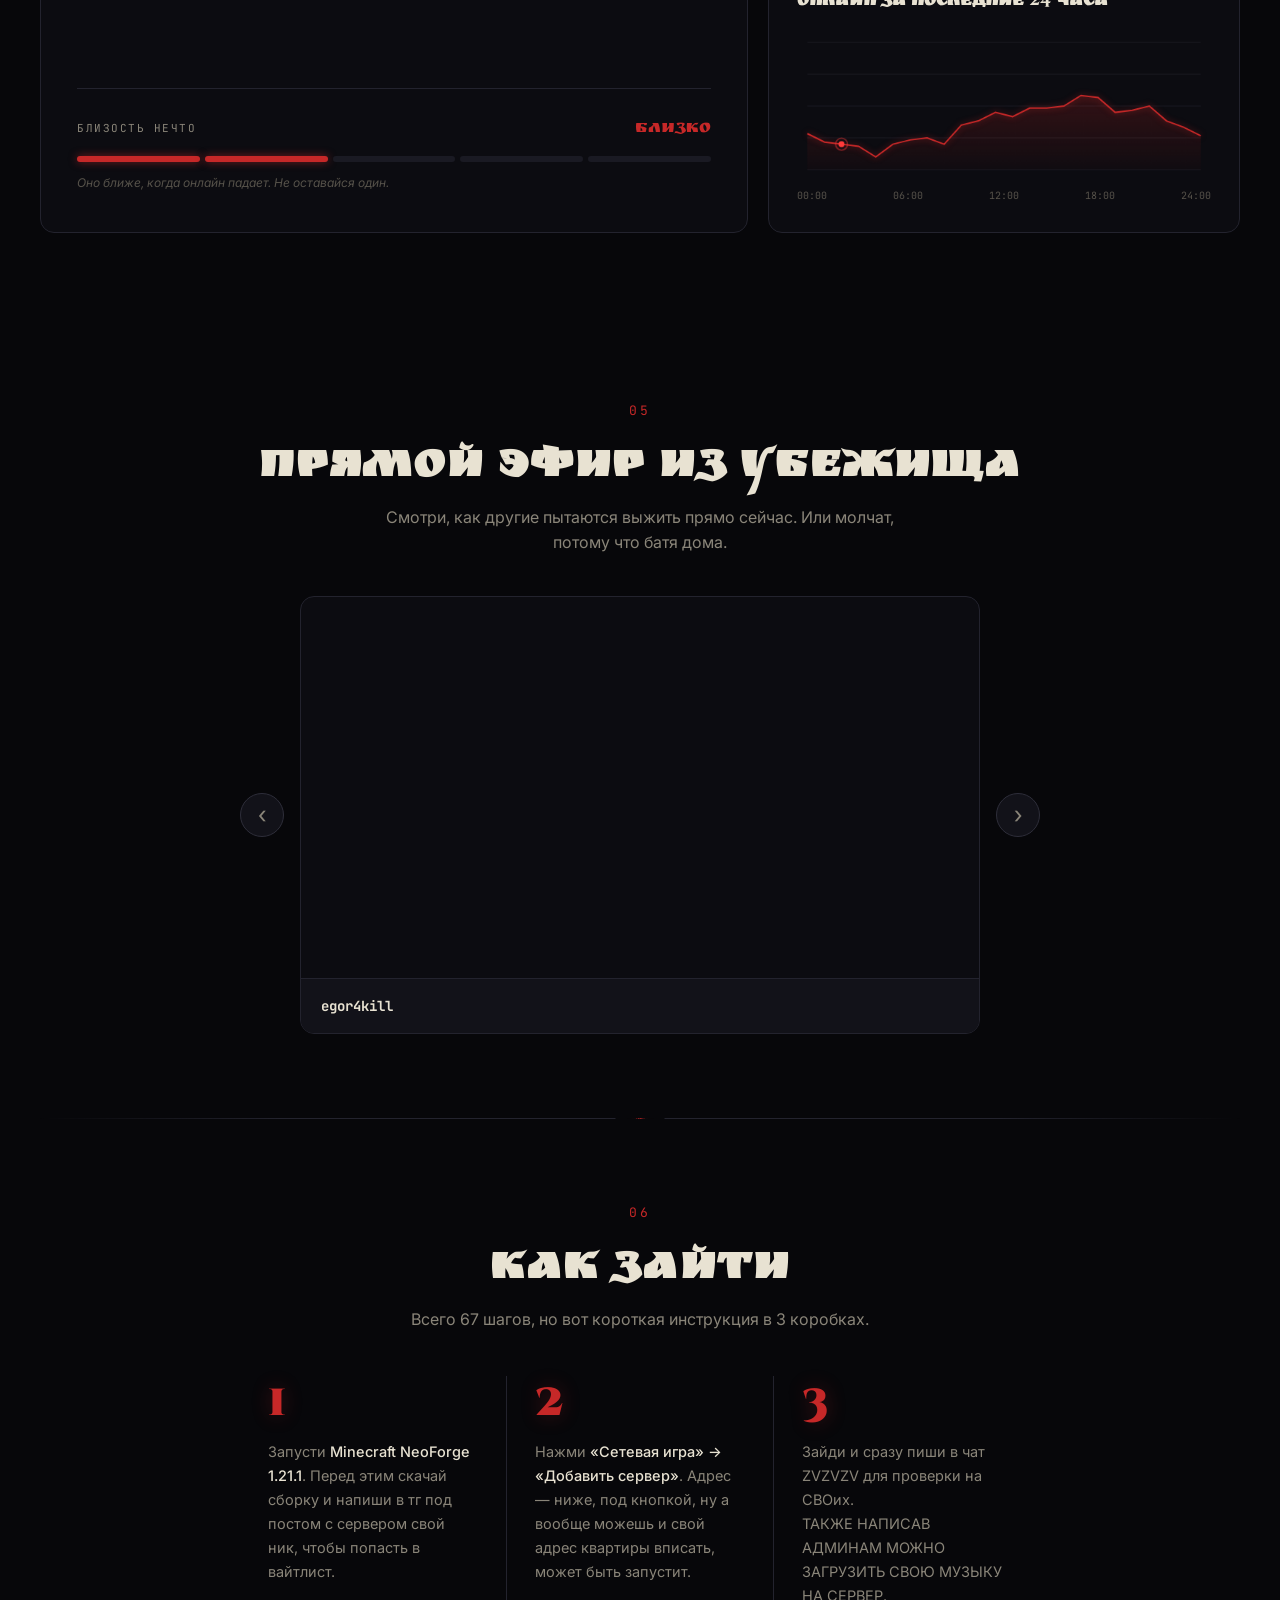
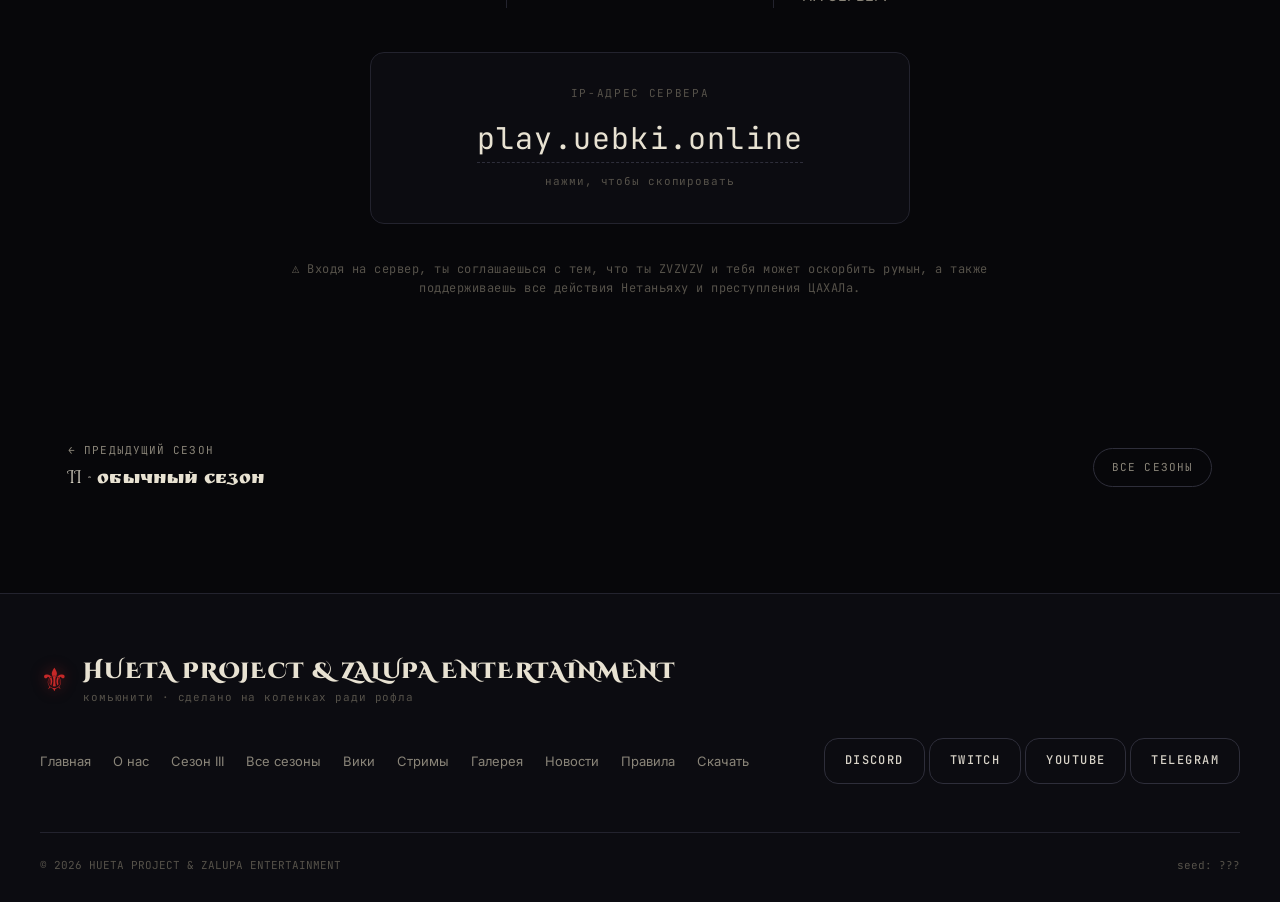
<file: season-3.html>
<!DOCTYPE html>
<html lang="ru">
<head>
  <meta charset="UTF-8" />
  <meta name="viewport" content="width=device-width, initial-scale=1.0" />
  <title>Сезон III · Whispers in the Void — Сервер Уёбищь 3.0</title>
  <meta name="description" content="Сезон III комьюнити УЕБИЩЬ — хоррор-сборка Whispers in the Void / DarknetCraft на NeoForge 1.21.1. Тёмные коридоры, нечто в темноте и другие игроки, которые могут не дожить до утра." />
  <meta property="og:title" content="Сезон III · Whispers in the Void — Сервер Уёбищь 3.0" />
  <meta property="og:description" content="Хоррор-сборка Whispers in the Void на NeoForge 1.21.1. Живая интерактивная карта и онлайн." />
  <meta property="og:type" content="website" />
  <link rel="icon" type="image/svg+xml" href="assets/img/favicon.svg" />
  <link rel="preconnect" href="https://fonts.googleapis.com" />
  <link rel="preconnect" href="https://fonts.gstatic.com" crossorigin />
  <link href="https://fonts.googleapis.com/css2?family=Cinzel+Decorative:wght@700;900&family=Ruslan+Display&family=JetBrains+Mono:wght@400;500;700&family=Inter:wght@300;400;500;700&display=swap" rel="stylesheet" />
  <link rel="stylesheet" href="assets/css/styles.css" />
</head>
<body data-theme="dark" data-page="season">

  <!-- Фоновые слои: туман + виньетка + шум -->
  <div class="bg-fog" aria-hidden="true">
    <div class="fog-layer fog-1"></div>
    <div class="fog-layer fog-2"></div>
    <div class="fog-layer fog-3"></div>
  </div>
  <div class="bg-vignette" aria-hidden="true"></div>
  <div class="bg-grain" aria-hidden="true"></div>

  <!-- Кастомный курсор -->
  <div class="cursor" id="cursor" aria-hidden="true">
    <div class="cursor-ring"></div>
    <div class="cursor-dot"></div>
  </div>

  <!-- Прогресс-бар прокрутки -->
  <div class="scroll-progress" id="scrollProgress" aria-hidden="true"></div>

  <div id="site-header"></div>

  <main>

    <!-- ===== HERO ===== -->
    <section class="hero" id="hero">
      <div class="hero__grid" aria-hidden="true"></div>
      <div class="hero__content">
        <p class="hero__eyebrow">
          <span class="hero__eyebrow-line"></span>
          DARKNETCRAFT: ULTRA VIOLENCE · 1.21.1
        </p>
        <h1 class="hero__title">
          <span class="glitch glitch--xl" data-text="Сервер Уебищь 3.0">Сервер Уебищь 3.0</span>
        </h1>
        <p class="hero__subtitle">
          Ты слышишь это? Шёпот за спиной. Это Николай шепчет чтобы его не отпиздил отец ночью. А ещё израильская сирена и румынский цыган орёт на всех кто находится в его доме. Именно это происходит у нас на сервере.<br> Ну а стример просто молчит из-за родителей дома.<br> Создано специально для беженцев из RUS nyа и сепаратистов, под воздействием легендарного Svinline 141, при поддержке профсоюза BlyadotaCraft и одной особы с Zalupa Server.
        </p>

        <div class="hero__cta">
          <a href="#join" class="btn btn--primary" data-copy="play.uebki.online">
            <span class="btn__label">Играть на сервере</span>
          </a>
          <a href="#about" class="btn btn--primary">Что здесь происходит?</a>
  
          <!-- Твоя кнопка скачивания теперь внутри блока hero__cta -->
          <a href="https://drive.google.com/file/d/1hFE-gvVIycCFLNCjHsqfL8m2YwEH8nGr/view?usp=drive_link" class="btn btn--primary" target="_blank" rel="noopener noreferrer">
            <span class="btn__label">СКАЧАТЬ СБОРКУ (NEOFORGE 1.21.1)</span>
          </a>
        </div>

        <div class="hero__stats">
          <div class="hero__stat">
            <span class="hero__stat-num" id="heroOnline">—</span>
            <span class="hero__stat-label">игроков сейчас</span>
          </div>
          <div class="hero__stat">
            <span class="hero__stat-num">69</span>
            <span class="hero__stat-label">душ потеряно</span>
          </div>
          <div class="hero__stat">
            <span class="hero__stat-num">0+</span>
            <span class="hero__stat-label">рекомендуемый возраст</span>
          </div>
        </div>
      </div>

      <div class="hero__scroll" aria-hidden="true">
        <span>спустись во тьму</span>
        <span class="hero__scroll-line"></span>
      </div>
    </section>

    <!-- ===== ОБ СБОРКЕ ===== -->
    <section class="about" id="about">
      <div class="section-head">
        <span class="section-head__index">01</span>
        <h2 class="section-head__title">Что тебя ждёт внутри</h2>
        <p class="section-head__desc">Ну сборку у братишкина увидели и взяли с curseforge так что не ноем на баланс нам.</p>
      </div>

      <div class="about__grid">
        <article class="about__card">
          <div class="about__card-num">/01</div>
          <h3>Динамическая темнота</h3>
          <p>Факелы стоят, пока их не сломают. А как сломали - сидим в полной темноте и не рыпаемся, как хо...</p>
        </article>
        <article class="about__card">
          <div class="about__card-num">/02</div>
          <h3>Звук, который лжёт</h3>
          <p>Шаги за спиной, которых нет. Обернись, это не в майнкрафте. Это твой отец идёт пиздить тебя за то что не спишь ночью и не позвал его играть на наш сервер.</p>
        </article>
        <article class="about__card">
          <div class="about__card-num">/03</div>
          <h3>Нечто из коридоров</h3>
          <p>Оно не из ваниллы. Оно учится. Оно - школьник.<br> Это наши любимые игроки.<br> Ради них мы готовы снести сборку и поставить 1.5.2 чтобы поиграть с ними.</p>
        </article>
        <article class="about__card">
          <div class="about__card-num">/04</div>
          <h3>Что после смерти?</h3>
          <p>Умер.<br> Встретил маму и прабабку.<br> Возродился.<br> Пошёл лутать свою могилу.</p>
        </article>
      </div>
    </section>
    
    <hr class="divider" aria-hidden="true" />

    <!-- ===== МЕХАНИКИ ===== -->
     <section class="features" id="features">
      <div class="section-head section-head--center">
        <span class="section-head__index">02</span>
        <h2 class="section-head__title">Механики страха</h2>
        <p class="section-head__desc">Каждая система здесь хочет тебя убить как и твой пьяный отчим. Никакой безопасности. Только боль.</p>
      </div>

      <div class="features__list">
        <article class="feature">
          <div class="feature__icon" aria-hidden="true">◐</div>
          <div class="feature__body">
            <h3>Рассудок</h3>
            <p>Чем дольше сидишь в темноте - тем сильнее едет крыша. Так что в 22:00 отбой.</p>
          </div>
          <div class="feature__meter"><div class="feature__meter-fill" style="--w:72%"></div></div>
        </article>
        <article class="feature">
          <div class="feature__icon" aria-hidden="true">☡</div>
          <div class="feature__body">
            <h3>Система сигналов</h3>
            <p>Какая система сигналов, тут зетка нарисована, поэтому: ZVZVZVZVZV. Ну а так по сигналам только еврейская сигнализация.</p>
          </div>
          <div class="feature__meter"><div class="feature__meter-fill" style="--w:58%"></div></div>
        </article>
        <article class="feature">
          <div class="feature__icon" aria-hidden="true">✝</div>
          <div class="feature__body">
            <h3>Память мира</h3>
            <p>Мир помнит каждого, кто задонатит нам. Буду вырезать имена на обоях пока не отпиздит мать.</p>
          </div>
          <div class="feature__meter"><div class="feature__meter-fill" style="--w:84%"></div></div>
        </article>
        <article class="feature">
          <div class="feature__icon" aria-hidden="true">☾</div>
          <div class="feature__body">
            <h3>Ночной цикл</h3>
            <p>Ночью основной онлайн наверное, но спатеньки баеньки тебе надо, поэтому ты будешь играть один.</p>
          </div>
          <div class="feature__meter"><div class="feature__meter-fill" style="--w:66%"></div></div>
        </article>
      </div>
    </section>

    <hr class="divider" aria-hidden="true" />

    <!-- ===== КАРТА МИРА ===== -->
    <section class="map" id="map">
      <div class="section-head">
        <span class="section-head__index">03</span>
        <h2 class="section-head__title">Карта мира</h2>
        <p class="section-head__desc">Точки — игроки в реальном времени. Красные метки — места последней смерти. Наведи, чтобы узнать, кто и где.</p>
      </div>

      <div class="map__wrap">
        <div class="map__panel">
          <canvas id="worldMap" width="900" height="560" role="img" aria-label="Интерактивная карта мира Сервера Уебищь 3.0"></canvas>
          <div class="map__legend">
            <span><i class="dot dot--player"></i> живой игрок</span>
            <span><i class="dot dot--dead"></i> последняя смерть</span>
            <span><i class="dot dot--danger"></i> гнездо</span>
          </div>
        </div>

        <aside class="map__side">
          <div class="map__stat">
            <span class="map__stat-label">Игроков на карте</span>
            <span class="map__stat-val" id="mapPlayers">—</span>
          </div>
          <div class="map__stat">
            <span class="map__stat-label">Активных гнёзд</span>
            <span class="map__stat-val" id="mapNests">3</span>
          </div>
          <div class="map__stat">
            <span class="map__stat-label">Зон смерти</span>
            <span class="map__stat-val" id="mapDeaths">7</span>
          </div>

          <div class="map__feed">
            <h4>Лента событий</h4>
            <ul id="mapFeed"></ul>
          </div>

          <p class="map__hint">Карта обновляется автоматически. Это заглушка — на живом сервере здесь данные Dynmap.</p>
        </aside>

        <div class="map__tooltip" id="mapTooltip" hidden></div>
      </div>
    </section>

    <hr class="divider" aria-hidden="true" />

    <!-- ===== ОНЛАЙН ===== -->
    <section class="online" id="online">
      <div class="section-head section-head--center">
        <span class="section-head__index">04</span>
        <h2 class="section-head__title">Состояние сервера</h2>
        <p class="section-head__desc">Показатели обновляются в реальном времени. Сейчас это демо-данные — на живом сервере они тянутся с API.</p>
      </div>

      <div class="online__grid">
        <div class="online__hero">
          <div class="online__hero-top">
            <span class="status-dot status-dot--lg" id="bigStatusDot"></span>
            <span class="online__hero-state" id="bigStatusText">Сервер в сети</span>
          </div>
          <div class="online__hero-num">
            <span id="bigOnline">0</span><span class="online__hero-cap">/ 60</span>
          </div>
          <div class="online__hero-label">игроков сейчас на сервере</div>
          <div class="online__hero-bar">
            <div class="online__hero-bar-fill" id="onlineBar"></div>
          </div>

          <div class="online__hero-meta">
            <div><span>TPS</span><strong id="metaTps">20.0</strong></div>
            <div><span>Пинг</span><strong id="metaPing">14 мс</strong></div>
            <div><span>Версия</span><strong>1.20.1</strong></div>
            <div><span>Аптайм</span><strong id="metaUptime">0д</strong></div>
          </div>

          <div class="online__hero-threat">
            <div class="online__hero-threat-head">
              <span>Близость нечто</span>
              <span class="online__hero-threat-val" id="threatVal">далеко</span>
            </div>
            <div class="online__hero-threat-meter">
              <span></span><span></span><span></span><span></span><span></span>
            </div>
            <p class="online__hero-threat-note">Оно ближе, когда онлайн падает. Не оставайся один.</p>
          </div>
        </div>

        <div class="online__side">
          <h3>Кто сейчас онлайн</h3>
          <ul class="player-list" id="playerList"></ul>
        </div>

        <div class="online__chart">
          <h3>Онлайн за последние 24 часа</h3>
          <canvas id="onlineChart" width="560" height="200" role="img" aria-label="График онлайна за сутки"></canvas>
          <div class="online__chart-axis">
            <span>00:00</span><span>06:00</span><span>12:00</span><span>18:00</span><span>24:00</span>
          </div>
        </div>
      </div>
    </section>

     <!-- ===== ТВИЧ СТРИМЫ ===== -->
     <section class="twitch" id="twitch">
      <div class="section-head section-head--center">
       <span class="section-head__index">05</span>
       <h2 class="section-head__title">Прямой эфир из убежища</h2>
       <p class="section-head__desc">Смотри, как другие пытаются выжить прямо сейчас. Или молчат, потому что батя дома.</p>
      </div>

     <div class="twitch__carousel-wrap">
      <button class="twitch__arrow twitch__arrow--prev" id="twitchPrev" aria-label="Назад">‹</button>
      
      <div class="twitch__viewport">
        <div class="twitch__track" id="twitchTrack">
          <!-- слайды генерируются автоматически из config/streams.json -->
        </div>
      </div>

      <button class="twitch__arrow twitch__arrow--next" id="twitchNext" aria-label="Вперед">›</button>
     </div>
     </section>

    <hr class="divider" aria-hidden="true" />

    <!-- ===== КАК ЗАЙТИ ===== -->
    <section class="join" id="join">
      <div class="join__inner">
        <div class="section-head section-head--center">
          <span class="section-head__index">06</span> <!-- Поменяли на 06 -->
          <h2 class="section-head__title">Как зайти</h2>
          <p class="section-head__desc">Всего 67 шагов, но вот короткая инструкция в 3 коробках.</p>
        </div>

        <div class="join__steps">
          <div class="join__step">
            <span class="join__step-n">1</span>
            <p>Запусти <strong>Minecraft NeoForge 1.21.1</strong>. Перед этим скачай сборку и напиши в тг под постом с сервером свой ник, чтобы попасть в вайтлист.</p>
          </div>
          <div class="join__step">
            <span class="join__step-n">2</span>
            <p>Нажми <strong>«Сетевая игра» → «Добавить сервер»</strong>. Адрес — ниже, под кнопкой, ну а вообще можешь и свой адрес квартиры вписать, может быть запустит.</p>
          </div>
          <div class="join__step">
            <span class="join__step-n">3</span>
            <p>Зайди и сразу пиши в чат ZVZVZV для проверки на СВОих. <br>ТАКЖЕ НАПИСАВ АДМИНАМ МОЖНО ЗАГРУЗИТЬ СВОЮ МУЗЫКУ НА СЕРВЕР.</p>
          </div>
        </div>

        <div class="join__ip">
          <div class="join__ip-label">IP-адрес сервера</div>
          <div class="join__ip-value">
            <span id="ipText" class="join__ip-clickable" data-copy="play.uebki.online">play.uebki.online</span>
          </div>
          <div class="join__ip-hint">нажми, чтобы скопировать</div>
          <div class="join__ip-toast" id="ipToast" hidden>Скопировано. Удачи. Ты сам выбрал.</div>
        </div>

        <p class="join__warn">⚠ Входя на сервер, ты соглашаешься с тем, что ты ZVZVZV и тебя может оскорбить румын, а также поддерживаешь все действия Нетаньяху и преступления ЦАХАЛа.</p>
      </div>
    </section>

  </main>

  <nav class="season-pager" aria-label="Навигация по сезонам">
    <a href="season-2.html" class="season-pager__prev">
      <span>← предыдущий сезон</span>
      <span class="big">II · Обычный сезон</span>
    </a>
    <a href="season.html" class="season-pager__all">все сезоны</a>
  </nav>

  <div id="site-footer"></div>

  <script src="assets/js/site.js"></script>
  <script src="assets/js/season.js"></script>
</body>
</html>
</file>
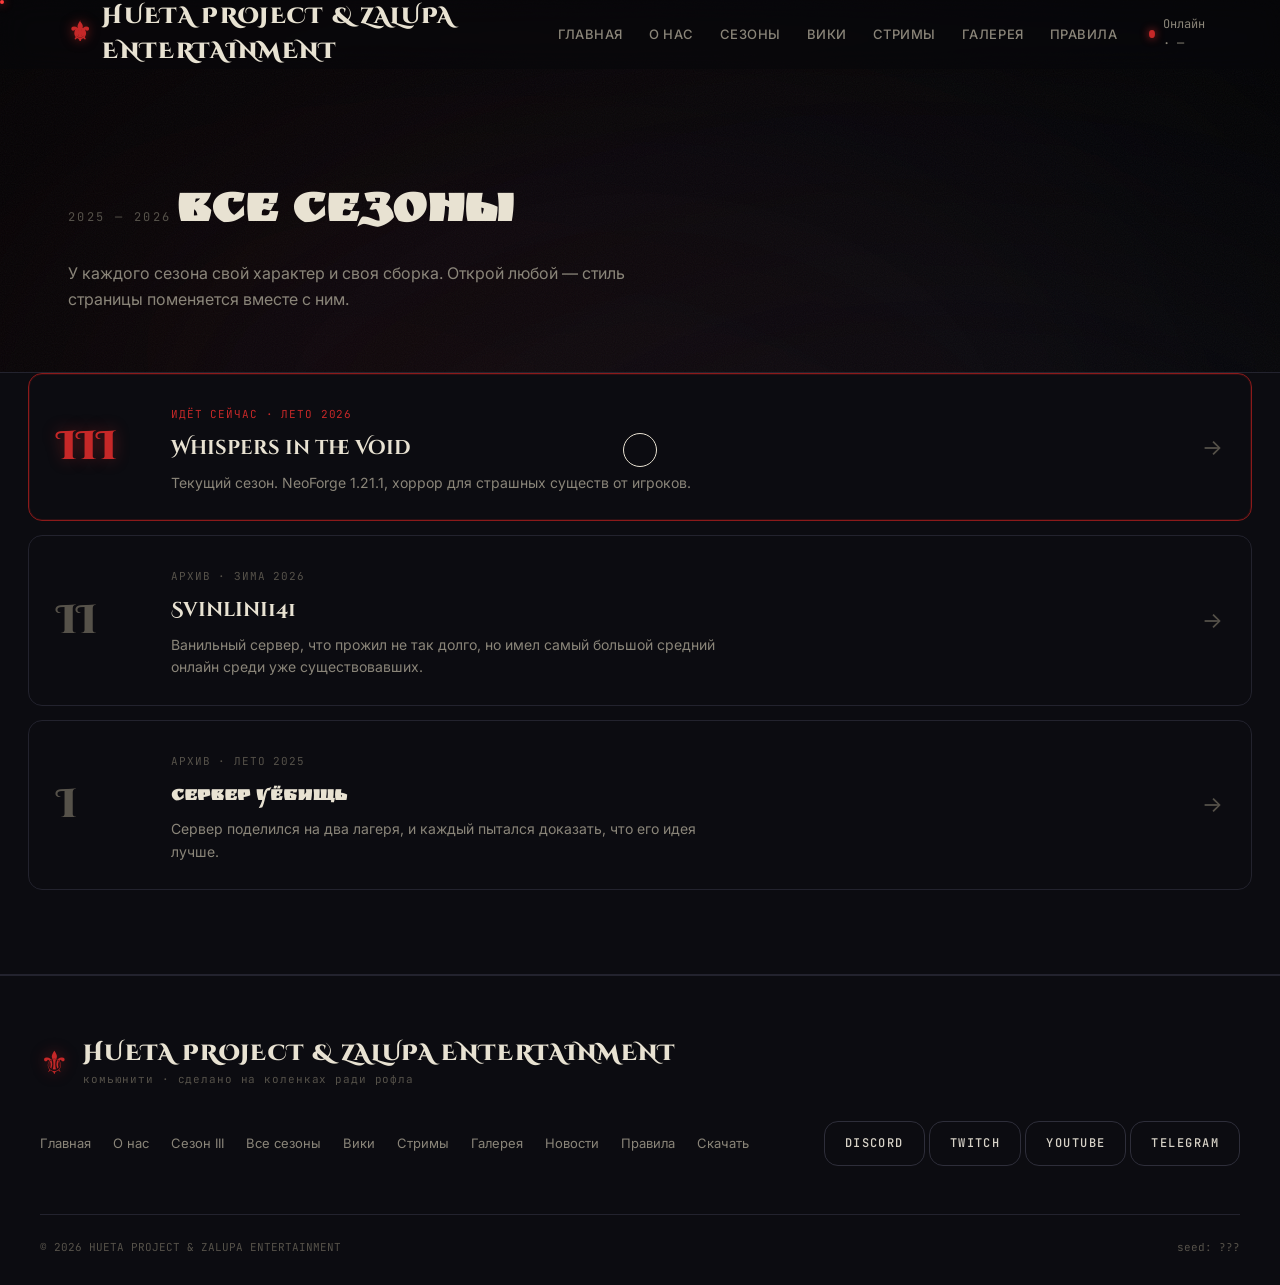
<file: season.html>
<!DOCTYPE html>
<html lang="ru">
<head>
  <meta charset="UTF-8" />
  <meta name="viewport" content="width=device-width, initial-scale=1.0" />
  <title>Все сезоны — Cервера Уёбищь</title>
  <meta name="description" content="Все сезоны Minecraft-сервера УЕБИЩЬ — история, сборки и концепции каждого мира." />
  <meta property="og:title" content="Все сезоны — Сервер Уёбищь" />
  <meta property="og:description" content="Все сезоны Minecraft-сервера УЕБИЩЬ — история, сборки и концепции каждого мира." />
  <meta property="og:type" content="website" />
  <link rel="icon" type="image/svg+xml" href="assets/img/favicon.svg" />
  <link rel="preconnect" href="https://fonts.googleapis.com" />
  <link rel="preconnect" href="https://fonts.gstatic.com" crossorigin />
  <link href="https://fonts.googleapis.com/css2?family=Cinzel+Decorative:wght@700;900&family=Ruslan+Display&family=JetBrains+Mono:wght@400;500;700&family=Inter:wght@300;400;500;700&display=swap" rel="stylesheet" />
  <link rel="stylesheet" href="assets/css/styles.css" />
</head>
<body data-theme="dark" data-page="season">
  <div class="bg-fog" aria-hidden="true">
    <div class="fog-layer fog-1"></div><div class="fog-layer fog-2"></div><div class="fog-layer fog-3"></div>
  </div>
  <div class="bg-vignette" aria-hidden="true"></div>
  <div class="bg-grain" aria-hidden="true"></div>
  <div class="cursor" id="cursor" aria-hidden="true"><div class="cursor-ring"></div><div class="cursor-dot"></div></div>
  <div class="scroll-progress" id="scrollProgress" aria-hidden="true"></div>
  <div id="site-header"></div>
  <main>
    <div class="page-header">
      <span class="page-header__eyebrow">2025 — 2026</span>
      <h1 class="glitch" data-text="Все сезоны">Все сезоны</h1>
      <p style="margin-top:14px;color:var(--ink-dim);max-width:560px;">У каждого сезона свой характер и своя сборка. Открой любой — стиль страницы поменяется вместе с ним.</p>
    </div>
    <section class="features" style="padding-top:0;">
      <div class="season-list" id="allSeasonsList"></div>
    </section>
  </main>
  <div id="site-footer"></div>
  <script src="assets/js/site.js"></script>
  <script src="assets/js/seasons.js"></script>
</body>
</html>
</file>
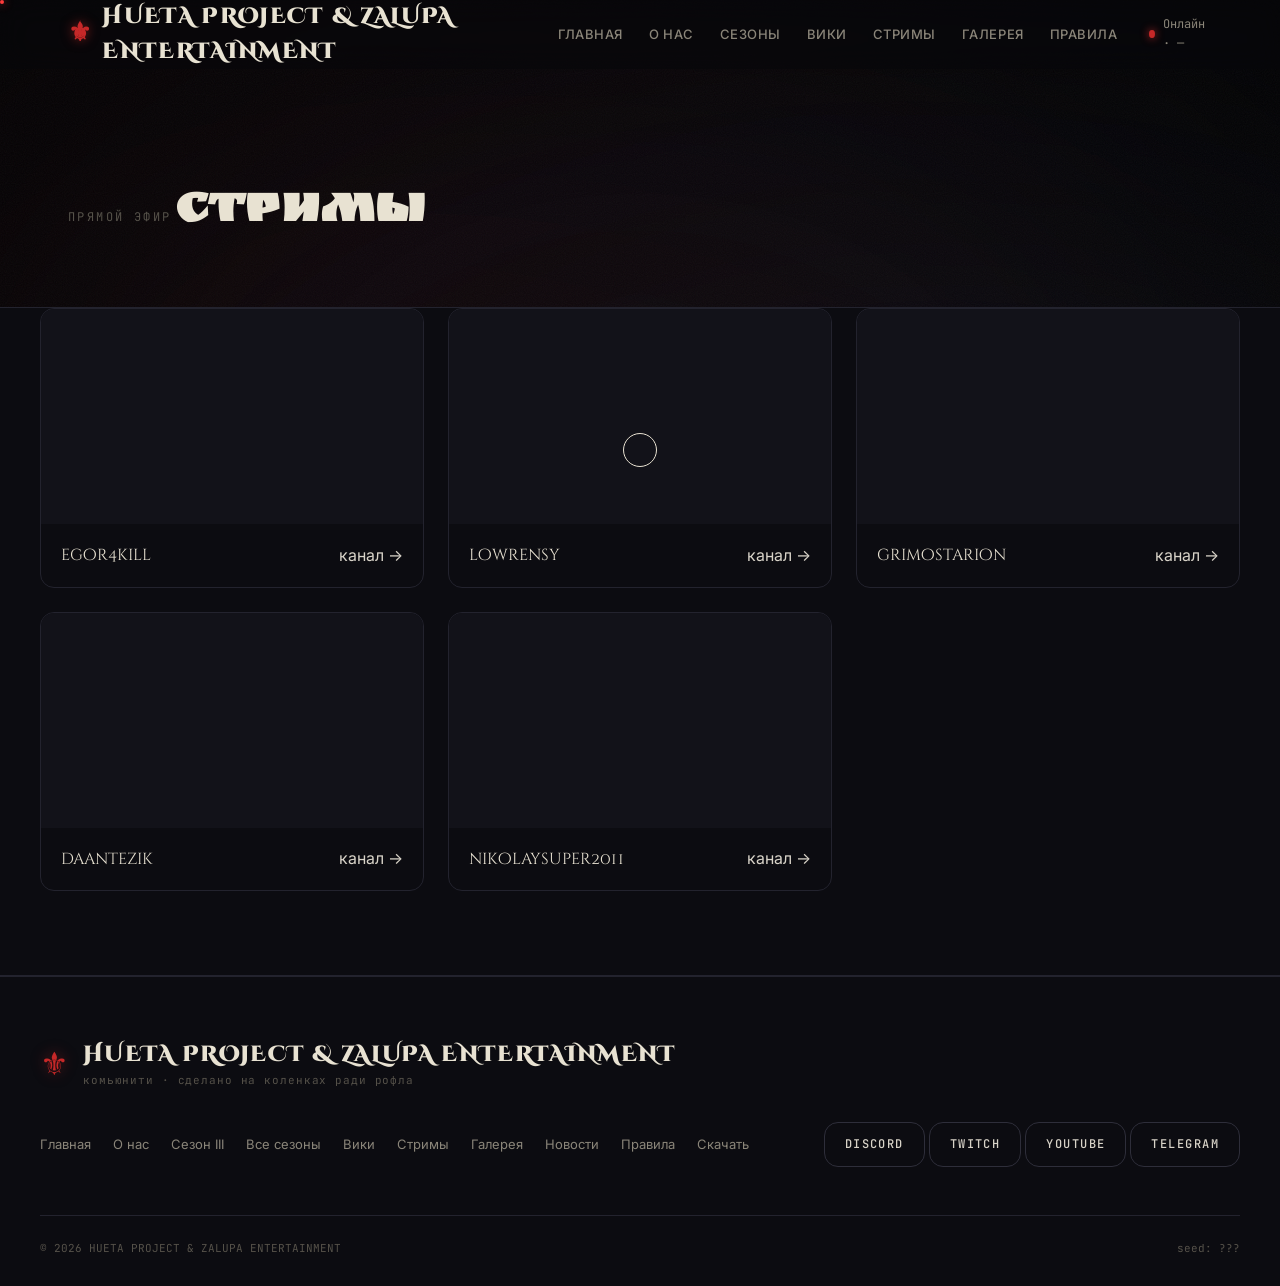
<file: streams.html>
<!DOCTYPE html>
<html lang="ru">
<head>
  <meta charset="UTF-8" />
  <meta name="viewport" content="width=device-width, initial-scale=1.0" />
  <title>Стримы — УЕБИЩЬ</title>
  <meta name="description" content="Прямые трансляции игроков и стримы с сервера УЕБИЩЬ." />
  <meta property="og:title" content="Стримы — УЕБИЩЬ" />
  <meta property="og:description" content="Прямые трансляции игроков и стримы с сервера УЕБИЩЬ." />
  <meta property="og:type" content="website" />
  <link rel="icon" type="image/svg+xml" href="assets/img/favicon.svg" />
  <link rel="preconnect" href="https://fonts.googleapis.com" />
  <link rel="preconnect" href="https://fonts.gstatic.com" crossorigin />
  <link href="https://fonts.googleapis.com/css2?family=Cinzel+Decorative:wght@700;900&family=Ruslan+Display&family=JetBrains+Mono:wght@400;500;700&family=Inter:wght@300;400;500;700&display=swap" rel="stylesheet" />
  <link rel="stylesheet" href="assets/css/styles.css" />
</head>
<body data-theme="dark" data-page="streams">
  <div class="bg-fog" aria-hidden="true">
    <div class="fog-layer fog-1"></div><div class="fog-layer fog-2"></div><div class="fog-layer fog-3"></div>
  </div>
  <div class="bg-vignette" aria-hidden="true"></div>
  <div class="bg-grain" aria-hidden="true"></div>
  <div class="cursor" id="cursor" aria-hidden="true"><div class="cursor-ring"></div><div class="cursor-dot"></div></div>
  <div class="scroll-progress" id="scrollProgress" aria-hidden="true"></div>
  <div id="site-header"></div>
  <main>
    <div class="page-header">
      <span class="page-header__eyebrow">ПРЯМОЙ ЭФИР</span>
      <h1 class="glitch" data-text="Стримы">Стримы</h1>
    </div>
    <section class="features" style="padding-top:0;">
      <div class="stream-grid" id="streamGrid">
        <!-- рендерится из config/streams.json -->
      </div>
    </section>
  </main>
  <div id="site-footer"></div>
  <script src="assets/js/site.js"></script>
  <script src="assets/js/streams.js"></script>
</body>
</html>
</file>
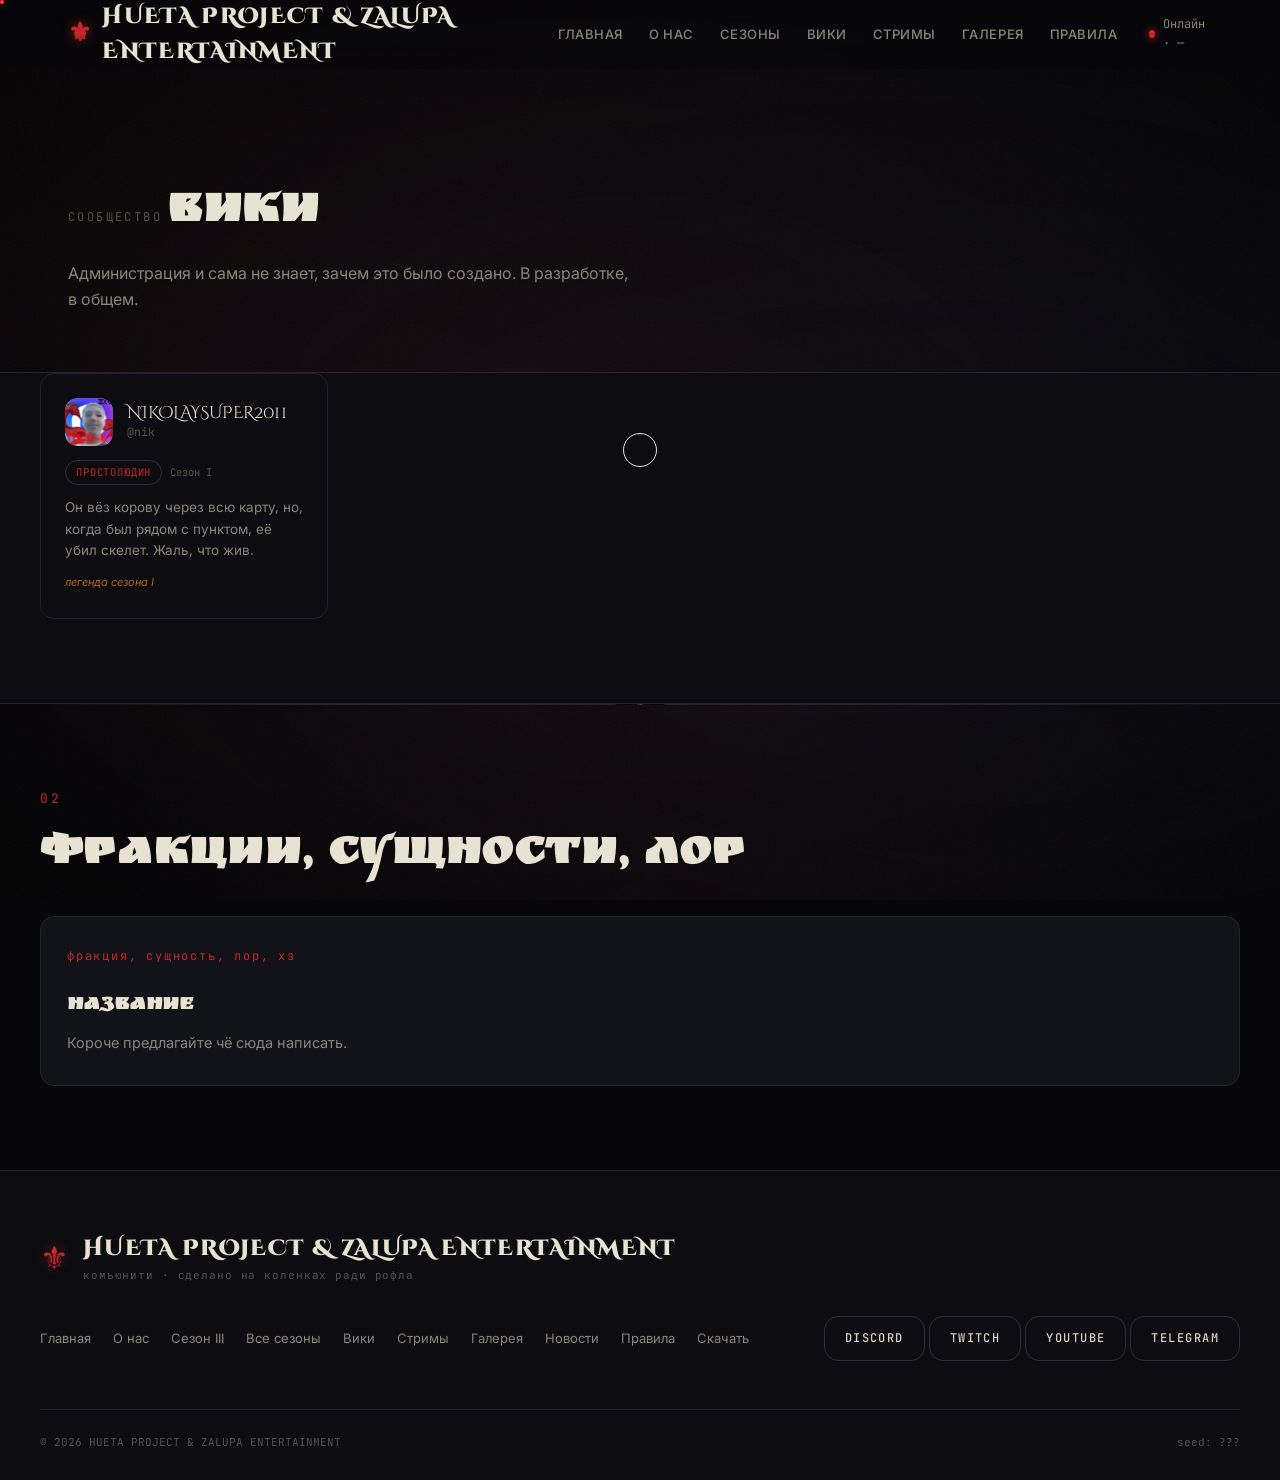
<file: wiki.html>
<!DOCTYPE html>
<html lang="ru">
<head>
  <meta charset="UTF-8" />
  <meta name="viewport" content="width=device-width, initial-scale=1.0" />
  <title>Вики — УЕБИЩЬ</title>
  <meta name="description" content="Вики сообщества УЕБИЩЬ — участники, легенды и лор сервера." />
  <meta property="og:title" content="Вики — УЕБИЩЬ" />
  <meta property="og:description" content="Вики сообщества УЕБИЩЬ — участники, легенды и лор сервера." />
  <meta property="og:type" content="website" />
  <link rel="icon" type="image/svg+xml" href="assets/img/favicon.svg" />
  <link rel="preconnect" href="https://fonts.googleapis.com" />
  <link rel="preconnect" href="https://fonts.gstatic.com" crossorigin />
  <link href="https://fonts.googleapis.com/css2?family=Cinzel+Decorative:wght@700;900&family=Ruslan+Display&family=JetBrains+Mono:wght@400;500;700&family=Inter:wght@300;400;500;700&display=swap" rel="stylesheet" />
  <link rel="stylesheet" href="assets/css/styles.css" />
</head>
<body data-theme="dark" data-page="wiki">
  <div class="bg-fog" aria-hidden="true">
    <div class="fog-layer fog-1"></div><div class="fog-layer fog-2"></div><div class="fog-layer fog-3"></div>
  </div>
  <div class="bg-vignette" aria-hidden="true"></div>
  <div class="bg-grain" aria-hidden="true"></div>
  <div class="cursor" id="cursor" aria-hidden="true"><div class="cursor-ring"></div><div class="cursor-dot"></div></div>
  <div class="scroll-progress" id="scrollProgress" aria-hidden="true"></div>
  <div id="site-header"></div>
  <main>
    <div class="page-header">
      <span class="page-header__eyebrow">СООБЩЕСТВО</span>
      <h1 class="glitch" data-text="Вики">Вики</h1>
      <p style="margin-top:14px;color:var(--ink-dim);max-width:560px;">Администрация и сама не знает, зачем это было создано. В разработке, в общем.</p>
    </div>

    <section class="features" style="padding-top:0;">
      <div class="player-grid" id="playerGrid">
        <!-- рендерится из config/players.json -->
      </div>
    </section>

    <hr class="divider" aria-hidden="true" />

    <section class="about" id="lore">
      <div class="section-head">
        <span class="section-head__index">02</span>
        <h2 class="section-head__title">Фракции, сущности, лор</h2>
      </div>
      <div class="about__grid" id="loreGrid" style="padding-top:0;"></div>
    </section>
  </main>
  <div id="site-footer"></div>
  <script src="assets/js/site.js"></script>
  <script src="assets/js/wiki.js"></script>
</body>
</html>
</file>
<file: assets/css/styles.css>
/* ============================================================
   Сервер Уёбищь — Horror Minecraft Server
   Палитра: антрацит + кровь + тлен
   ============================================================ */

/* ============================================================
   ОГЛАВЛЕНИЕ — ищи заголовок через Ctrl+F (Cmd+F на Mac)
   ============================================================

   :root                     — все цвета, шрифты, отступы одним списком.
                               Меняешь тут — меняется ВЕЗДЕ на сайте.
   РЕСЕТ                     — служебные сбросы браузера, обычно не трогать
   ФОНОВЫЕ СЛОИ              — тёмный градиент / шум / туман на фоне
   КАСТОМНЫЙ КУРСОР          — кастомный кружок вместо стрелки мыши
   ПРОГРЕСС-БАР ПРОКРУТКИ    — тонкая полоска сверху, показывает % скролла
   НАВИГАЦИЯ                 — верхнее меню (лого, ссылки, "онлайн")
   ОБЩИЕ СЕКЦИИ              — отступы/ширина, общие для всех блоков сайта
   HERO                      — самый первый экран с заголовком
   ПРАВИЛА                   — карточки категорий на странице rules.html
   КНОПКИ                    — все .btn (обычные, ghost, размеры)
   ОБ СБОРКЕ                 — блок "что такое сервер"
   МЕХАНИКИ                  — карточки с фичами/механиками
   КАРТА МИРА                — canvas-карта с игроками
   ОНЛАЙН                    — счётчик и график онлайна
   КАК ЗАЙТИ                 — блок с IP сервера и кнопкой "копировать"
   ФУТЕР                     — самый низ страницы
   GLITCH ЭФФЕКТ             — дрожащий/двоящийся текст при наведении
   prefers-reduced-motion    — отключает анимации людям, кому они мешают
   АНИМАЦИИ ПОЯВЛЕНИЯ        — плавное появление блоков при скролле
   АДАПТИВ                   — стили под телефон/планшет (@media)
   ГЛАВНАЯ (ХАБ СООБЩЕСТВА)  — карточки новостей, сезонов, вики и т.п.
   TWITCH КАРУСЕЛЬ           — блок "Прямой эфир" с плеерами Twitch

   Частые задачи:
   - поменять акцентный цвет (кровь) везде → --blood-bright в :root
   - поменять фон сайта → --bg-0 / --bg-1 в :root
   - поменять шрифт заголовков → --font-display в :root
   - поменять максимальную ширину контента → --maxw в :root
   ============================================================ */

:root {
  --bg-0: #07070a;        /* самая глубокая тьма */
  --bg-1: #0c0c11;        /* фон секций */
  --bg-2: #121219;        /* карточки */
  --bg-3: #1a1a23;        /* приподнятые элементы */
  --line: #23232e;        /* границы */
  --line-2: #2e2e3a;      /* границы светлее */

  --ink: #d8d3c8;         /* основной текст — выцветшая кость */
  --ink-dim: #8a8579;     /* приглушённый текст */
  --ink-faint: #56524a;   /* совсем тихий текст */

  --blood: #8b1a1a;       /* кровь */
  --blood-bright: #c62828;/* кровь акцент */
  --blood-glow: #ff3b3b;  /* свечение */
  --rust: #b5651d;        /* ржавчина / факел */
  --bone: #e8e2d2;        /* кость / свет */

  --font-display: "Cinzel Decorative", "Ruslan Display", "Times New Roman", serif;
  --font-mono: "JetBrains Mono", "Courier New", monospace;
  --font-body: "Inter", -apple-system, "Segoe UI", sans-serif;

  --maxw: 1200px;
  --r: 14px;

  --ease: cubic-bezier(0.22, 1, 0.36, 1);
}

:focus-visible {
  outline: 2px solid var(--blood-bright);
  outline-offset: 3px;
}

/* ============================================================
   РЕСЕТ
   ============================================================ */
*, *::before, *::after { box-sizing: border-box; margin: 0; padding: 0; }

html { scroll-behavior: smooth; }

body {
  font-family: var(--font-body);
  background: var(--bg-0);
  color: var(--ink);
  line-height: 1.6;
  overflow-x: hidden;
  cursor: none;
  position: relative;
  min-height: 100vh;
}

/* На тач-устройствах возвращаем обычный курсор */
@media (hover: none) {
  body { cursor: auto; }
  .cursor { display: none !important; }
}

a { color: inherit; text-decoration: none; }
ul { list-style: none; }
button { font: inherit; color: inherit; background: none; border: none; cursor: none; }
img, canvas { display: block; max-width: 100%; }

::selection { background: var(--blood); color: var(--bone); }

/* Скроллбар */
::-webkit-scrollbar { width: 10px; }
::-webkit-scrollbar-track { background: var(--bg-0); }
::-webkit-scrollbar-thumb { background: var(--line-2); border-radius: 10px; }
::-webkit-scrollbar-thumb:hover { background: var(--blood); }

/* ============================================================
   ФОНОВЫЕ СЛОИ
   ============================================================ */
.bg-fog { position: fixed; inset: 0; z-index: 0; pointer-events: none; overflow: hidden; }
.fog-layer {
  position: absolute;
  inset: -20%;
  background: radial-gradient(ellipse at 30% 40%, rgba(139,26,26,0.07), transparent 55%),
              radial-gradient(ellipse at 70% 60%, rgba(20,20,30,0.5), transparent 60%);
  filter: blur(40px);
  animation: fogDrift 40s linear infinite;
  opacity: 0.6;
}
.fog-2 { animation-duration: 60s; animation-direction: reverse; opacity: 0.45; }
.fog-3 {
  background: radial-gradient(ellipse at 50% 100%, rgba(139,26,26,0.12), transparent 50%);
  animation-duration: 50s; opacity: 0.5;
}
@keyframes fogDrift {
  0%   { transform: translate(0,0) rotate(0deg); }
  50%  { transform: translate(4%, -3%) rotate(180deg); }
  100% { transform: translate(0,0) rotate(360deg); }
}

.bg-vignette {
  position: fixed; inset: 0; z-index: 1; pointer-events: none;
  background: radial-gradient(ellipse at center, transparent 40%, rgba(0,0,0,0.55) 100%);
}

.bg-grain {
  position: fixed; inset: 0; z-index: 2; pointer-events: none; opacity: 0.05;
  background-image: url("data:image/svg+xml;utf8,<svg xmlns='http://www.w3.org/2000/svg' width='120' height='120'><filter id='n'><feTurbulence type='fractalNoise' baseFrequency='0.9' numOctaves='2'/></filter><rect width='100%25' height='100%25' filter='url(%23n)'/></svg>");
  animation: grain 0.8s steps(3) infinite;
}
@keyframes grain {
  0%   { transform: translate(0,0); }
  33%  { transform: translate(-3%, 2%); }
  66%  { transform: translate(2%, -3%); }
  100% { transform: translate(0,0); }
}

/* ============================================================
   КАСТОМНЫЙ КУРСОР
   Контейнер БЕЗ transform/blend — иначе fixed-дети
   позиционируются от него, а не от окна, и разъезжаются.
   ============================================================ */
.cursor {
  position: fixed; top: 0; left: 0; z-index: 9999;
  pointer-events: none;
}
.cursor-ring,
.cursor-dot {
  position: fixed; top: 0; left: 0;
  border-radius: 50%;
  will-change: transform;
}
.cursor-ring {
  width: 34px; height: 34px;
  border: 1px solid var(--bone);
  transition: width 0.25s var(--ease), height 0.25s var(--ease), border-color 0.25s;
}
.cursor-dot {
  width: 4px; height: 4px;
  background: var(--blood-glow);
  box-shadow: 0 0 8px var(--blood-glow);
}
.cursor.is-hover .cursor-ring { width: 56px; height: 56px; border-color: var(--blood-bright); }
.cursor.is-down .cursor-ring { width: 24px; height: 24px; }

/* ============================================================
   ПРОГРЕСС-БАР ПРОКРУТКИ
   ============================================================ */
.scroll-progress {
  position: fixed; top: 0; left: 0; height: 2px; width: 0%;
  background: linear-gradient(90deg, var(--blood), var(--blood-glow));
  z-index: 1000; box-shadow: 0 0 10px var(--blood-glow);
  transition: width 0.1s linear;
}

/* ============================================================
   НАВИГАЦИЯ
   ============================================================ */
.nav {
  position: fixed; top: 0; left: 0; right: 0; z-index: 100;
  background: rgba(7,7,10,0.6);
  backdrop-filter: blur(14px) saturate(140%);
  -webkit-backdrop-filter: blur(14px) saturate(140%);
  border-bottom: 1px solid transparent;
  transition: border-color 0.4s, background 0.4s;
}
.nav.is-scrolled { border-bottom-color: var(--line); background: rgba(7,7,10,0.85); }
.nav__inner {
  max-width: var(--maxw); margin: 0 auto; padding: 0 28px;
  height: 68px; display: flex; align-items: center; gap: 32px;
}
.nav__logo { display: flex; align-items: center; gap: 10px; font-family: var(--font-display); font-weight: 900; font-size: 22px; letter-spacing: 0.06em; }
.nav__logo-mark { color: var(--blood-bright); font-size: 26px; text-shadow: 0 0 12px rgba(198,40,40,0.6); }
.nav__logo-text { color: var(--bone); }

.nav__links { display: flex; gap: 26px; margin-left: auto; }
/* white-space: nowrap — чтобы пункты меню из двух слов (например "О нас")
   не переносились на вторую строку, если места чуть не хватает */
.nav__links a {
  font-size: 13px; font-weight: 500; letter-spacing: 0.04em; text-transform: uppercase;
  color: var(--ink-dim); position: relative; padding: 6px 0; transition: color 0.25s;
  white-space: nowrap;
}
.nav__links a::after {
  content: ""; position: absolute; left: 0; bottom: 0; height: 1px; width: 0;
  background: var(--blood-bright); transition: width 0.3s var(--ease);
}
.nav__links a:hover { color: var(--bone); }
.nav__links a:hover::after { width: 100%; }

.nav__status { display: flex; align-items: center; gap: 8px; font-family: var(--font-mono); font-size: 12px; color: var(--ink-dim); }
.status-dot {
  width: 8px; height: 8px; border-radius: 50%; background: var(--blood-bright);
  box-shadow: 0 0 8px var(--blood-bright); animation: pulse 2.4s ease-in-out infinite;
}
.status-dot--lg { width: 12px; height: 12px; }
@keyframes pulse { 0%,100% { opacity: 1; transform: scale(1); } 50% { opacity: 0.4; transform: scale(0.8); } }

.nav__burger { display: none; flex-direction: column; gap: 5px; padding: 6px; }
.nav__burger span { width: 22px; height: 2px; background: var(--bone); transition: 0.3s; }
.nav__burger.is-open span:nth-child(1) { transform: translateY(7px) rotate(45deg); }
.nav__burger.is-open span:nth-child(2) { opacity: 0; }
.nav__burger.is-open span:nth-child(3) { transform: translateY(-7px) rotate(-45deg); }

.nav__mobile { display: none; flex-direction: column; background: var(--bg-1); border-bottom: 1px solid var(--line); padding: 16px 28px; gap: 14px; }
.nav__mobile a { color: var(--ink-dim); font-size: 15px; text-transform: uppercase; letter-spacing: 0.04em; }

/* ============================================================
   ОБЩИЕ СЕКЦИИ — плотный ритм, без воздушных пустот
   ============================================================ */
main { position: relative; z-index: 3; }
section { padding: 84px 28px; position: relative; }
.section-head { max-width: var(--maxw); margin: 0 auto 40px; }
.section-head--center { text-align: center; }
.section-head__index {
  font-family: var(--font-mono); font-size: 13px; color: var(--blood-bright);
  letter-spacing: 0.2em; display: block; margin-bottom: 14px;
}
.section-head__title {
  font-family: var(--font-display); font-weight: 900; font-size: clamp(30px, 4vw, 48px);
  color: var(--bone); letter-spacing: 0.02em; line-height: 1.1;
}
.section-head__desc { margin-top: 16px; color: var(--ink-dim); max-width: 560px; font-size: 16px; }
.section-head--center .section-head__desc { margin-left: auto; margin-right: auto; }

/* Разделитель-волосок между секциями — тонкая линия со знаком */
.divider {
  border: 0; max-width: var(--maxw); margin: 0 auto;
  height: 1px; background: linear-gradient(90deg, transparent, var(--line) 20%, var(--line) 80%, transparent);
  position: relative;
}
.divider::after {
  content: "⚜"; position: absolute; top: 50%; left: 50%; transform: translate(-50%, -50%);
  font-size: 14px; color: var(--blood-bright); background: var(--bg-0);
  padding: 0 18px; text-shadow: 0 0 10px rgba(198,40,40,0.5);
}

/* ============================================================
   HERO
   ============================================================ */
.hero {
  min-height: 100vh; display: flex; align-items: center; justify-content: center;
  text-align: center; padding: 110px 28px 72px; position: relative; overflow: hidden;
}
.hero__grid {
  position: absolute; inset: 0; pointer-events: none; opacity: 0.12;
  background-image:
    linear-gradient(var(--line) 1px, transparent 1px),
    linear-gradient(90deg, var(--line) 1px, transparent 1px);
  background-size: 64px 64px;
  mask-image: radial-gradient(ellipse at center, black 20%, transparent 70%);
  -webkit-mask-image: radial-gradient(ellipse at center, black 20%, transparent 70%);
}
.hero__content { position: relative; z-index: 2; max-width: 820px; }
.hero__eyebrow {
  font-family: var(--font-mono); font-size: 12px; letter-spacing: 0.3em;
  color: var(--ink-dim); display: inline-flex; align-items: center; gap: 14px; margin-bottom: 28px;
}
.hero__eyebrow-line { width: 40px; height: 1px; background: var(--blood-bright); }

.hero__title { font-family: var(--font-display); font-weight: 900; font-size: clamp(64px, 14vw, 180px); line-height: 0.9; color: var(--bone); letter-spacing: 0.04em; text-shadow: 0 0 60px rgba(139,26,26,0.3); }

.hero__subtitle { margin: 32px auto 0; max-width: 600px; font-size: clamp(15px, 2vw, 19px); color: var(--ink-dim); line-height: 1.7; }
.hero__subtitle em { color: var(--blood-bright); font-style: italic; }

.hero__cta { margin-top: 44px; display: flex; gap: 16px; justify-content: center; flex-wrap: wrap; }

.hero__stats { margin-top: 56px; display: flex; gap: 48px; justify-content: center; flex-wrap: wrap; padding-top: 40px; border-top: 1px solid var(--line); max-width: 560px; margin-left: auto; margin-right: auto; width: 100%; }
.hero__stat { display: flex; flex-direction: column; gap: 6px; }
.hero__stat-num { font-family: var(--font-display); font-weight: 900; font-size: 30px; color: var(--bone); }
.hero__stat-label { font-family: var(--font-mono); font-size: 11px; letter-spacing: 0.15em; text-transform: uppercase; color: var(--ink-faint); }

.hero__scroll { position: absolute; bottom: 32px; left: 50%; transform: translateX(-50%); display: flex; flex-direction: column; align-items: center; gap: 10px; font-family: var(--font-mono); font-size: 10px; letter-spacing: 0.25em; text-transform: uppercase; color: var(--ink-faint); }
.hero__scroll-line { width: 1px; height: 40px; background: linear-gradient(var(--blood-bright), transparent); animation: scrollPulse 2s var(--ease) infinite; }
@keyframes scrollPulse { 0% { transform: scaleY(0); transform-origin: top; } 50% { transform: scaleY(1); transform-origin: top; } 50.01% { transform-origin: bottom; } 100% { transform: scaleY(0); transform-origin: bottom; } }

/* ============================================================
   ПРАВИЛА — категории с пронумерованными списками
   ============================================================ */
.rules-list { max-width: var(--maxw); margin: 0 auto; display: grid; grid-template-columns: repeat(auto-fit, minmax(280px, 1fr)); gap: 18px; }
.rules-category { background: var(--bg-2); border: 1px solid var(--line); border-radius: var(--r); padding: 28px; position: relative; }
.rules-category__num { font-family: var(--font-mono); font-size: 12px; color: var(--blood-bright); letter-spacing: 0.15em; display: block; margin-bottom: 14px; }
.rules-category__title { font-family: var(--font-display); font-size: 20px; color: var(--bone); margin-bottom: 14px; }
.rules-category__list { list-style: none; display: flex; flex-direction: column; gap: 10px; }
.rules-category__list li { position: relative; padding-left: 18px; color: var(--ink-dim); font-size: 14.5px; line-height: 1.6; }
.rules-category__list li::before { content: "—"; position: absolute; left: 0; color: var(--blood); }

/* ============================================================
   КНОПКИ
   ============================================================ */
.btn {
  display: inline-flex; align-items: center; justify-content: center; gap: 10px;
  padding: 16px 28px; font-family: var(--font-mono); font-size: 13px; font-weight: 500;
  letter-spacing: 0.12em; text-transform: uppercase; border-radius: var(--r);
  position: relative; transition: all 0.3s var(--ease); overflow: hidden;
}
.btn--sm { padding: 12px 20px; font-size: 12px; }
.btn--primary {
  background: var(--blood); color: var(--bone); border: 1px solid var(--blood-bright);
  box-shadow: 0 0 0 0 rgba(198,40,40,0.5); flex-direction: column; gap: 2px; padding: 14px 36px;
}
.btn--primary .btn__label { font-size: 15px; font-weight: 700; letter-spacing: 0.06em; }
.btn--primary .btn__hint { font-size: 9px; opacity: 0.7; letter-spacing: 0.2em; }
.btn--primary:hover { background: var(--blood-bright); box-shadow: 0 0 40px rgba(198,40,40,0.5); transform: translateY(-2px); }
.btn--ghost { background: transparent; color: var(--ink); border: 1px solid var(--line-2); }
.btn--ghost:hover { border-color: var(--blood-bright); color: var(--bone); background: rgba(139,26,26,0.1); }

/* ============================================================
   ОБ СБОРКЕ
   ============================================================ */
.about__grid { max-width: var(--maxw); margin: 0 auto; display: grid; grid-template-columns: repeat(auto-fit, minmax(240px, 1fr)); gap: 18px; }
.about__card {
  background: var(--bg-2); border: 1px solid var(--line); border-radius: var(--r);
  padding: 30px 26px; position: relative; overflow: hidden;
  transition: transform 0.4s var(--ease), border-color 0.4s, background 0.4s;
}
.about__card::before {
  content: ""; position: absolute; top: 0; left: 0; right: 0; height: 2px;
  background: linear-gradient(90deg, transparent, var(--blood-bright), transparent);
  transform: translateX(-100%); transition: transform 0.6s var(--ease);
}
.about__card:hover { transform: translateY(-6px); border-color: var(--line-2); background: var(--bg-3); }
.about__card:hover::before { transform: translateX(100%); }
.about__card-num { font-family: var(--font-mono); font-size: 12px; color: var(--blood-bright); margin-bottom: 24px; letter-spacing: 0.15em; }
.about__card h3 { font-family: var(--font-display); font-size: 22px; color: var(--bone); margin-bottom: 14px; line-height: 1.2; }
.about__card p { color: var(--ink-dim); font-size: 14.5px; line-height: 1.7; }

/* ============================================================
   МЕХАНИКИ — плоская заливка, контраст к соседям
   ============================================================ */
.features { background: var(--bg-1); border-block: 1px solid var(--line); }
.features__list { max-width: var(--maxw); margin: 0 auto; display: flex; flex-direction: column; gap: 14px; }
.feature {
  display: grid; grid-template-columns: 80px 1fr 200px; gap: 32px; align-items: center;
  background: var(--bg-1); border: 1px solid var(--line); border-radius: var(--r);
  padding: 28px 32px; transition: all 0.4s var(--ease);
}
.feature:hover { border-color: var(--blood); background: var(--bg-2); transform: translateX(8px); }
.feature__icon { font-size: 40px; color: var(--blood-bright); text-align: center; text-shadow: 0 0 20px rgba(198,40,40,0.4); transition: transform 0.4s var(--ease); }
.feature:hover .feature__icon { transform: rotate(180deg) scale(1.1); }
.feature__body h3 { font-family: var(--font-display); font-size: 24px; color: var(--bone); margin-bottom: 8px; }
.feature__body p { color: var(--ink-dim); font-size: 14.5px; line-height: 1.65; max-width: 560px; }
.feature__meter { height: 4px; background: var(--bg-3); border-radius: 4px; overflow: hidden; position: relative; }
.feature__meter-fill { height: 100%; width: var(--w); background: linear-gradient(90deg, var(--rust), var(--blood-bright)); border-radius: 4px; position: relative; }
.feature__meter-fill::after { content: ""; position: absolute; right: 0; top: 50%; transform: translateY(-50%); width: 6px; height: 6px; border-radius: 50%; background: var(--blood-glow); box-shadow: 0 0 8px var(--blood-glow); }

/* ============================================================
   КАРТА МИРА
   ============================================================ */
.map__wrap { max-width: var(--maxw); margin: 0 auto; display: grid; grid-template-columns: 1fr 280px; gap: 20px; position: relative; align-items: stretch; }
.map__panel { background: var(--bg-1); border: 1px solid var(--line); border-radius: var(--r); padding: 20px; position: relative; display: flex; flex-direction: column; }
#worldMap { width: 100%; height: auto; border-radius: 8px; background: #0a0a0f; display: block; }
.map__legend { display: flex; gap: 22px; margin-top: 16px; flex-wrap: wrap; font-family: var(--font-mono); font-size: 11px; color: var(--ink-dim); letter-spacing: 0.06em; }
.map__legend span { display: inline-flex; align-items: center; gap: 8px; }
.dot { width: 9px; height: 9px; border-radius: 50%; display: inline-block; }
.dot--player { background: #5fd068; box-shadow: 0 0 8px #5fd068; }
.dot--dead { background: var(--blood-bright); box-shadow: 0 0 8px var(--blood-bright); }
.dot--danger { background: var(--rust); box-shadow: 0 0 8px var(--rust); }

.map__side { display: flex; flex-direction: column; gap: 14px; }
.map__stat { background: var(--bg-1); border: 1px solid var(--line); border-radius: var(--r); padding: 18px 20px; }
.map__stat-label { font-family: var(--font-mono); font-size: 11px; letter-spacing: 0.12em; text-transform: uppercase; color: var(--ink-faint); }
.map__stat-val { display: block; font-family: var(--font-display); font-size: 30px; color: var(--bone); margin-top: 6px; }

.map__feed { background: var(--bg-1); border: 1px solid var(--line); border-radius: var(--r); padding: 18px 20px; flex: 1; display: flex; flex-direction: column; }
.map__feed h4 { font-family: var(--font-mono); font-size: 11px; letter-spacing: 0.15em; text-transform: uppercase; color: var(--blood-bright); margin-bottom: 14px; }
.map__feed ul { display: flex; flex-direction: column; gap: 10px; flex: 1; overflow: hidden; }
.map__feed li { font-size: 12.5px; color: var(--ink-dim); line-height: 1.4; padding-left: 14px; position: relative; animation: feedIn 0.5s var(--ease); }
.map__feed li::before { content: "›"; position: absolute; left: 0; color: var(--blood-bright); }
.map__feed li time { font-family: var(--font-mono); color: var(--ink-faint); font-size: 10px; margin-right: 8px; }
@keyframes feedIn { from { opacity: 0; transform: translateX(-10px); } to { opacity: 1; transform: translateX(0); } }
.map__hint { font-size: 11px; color: var(--ink-faint); font-style: italic; }

.map__tooltip {
  position: fixed; z-index: 200; background: var(--bg-3); border: 1px solid var(--blood);
  border-radius: 8px; padding: 10px 14px; font-size: 12.5px; color: var(--bone);
  pointer-events: none; box-shadow: 0 8px 24px rgba(0,0,0,0.6); max-width: 240px;
  transform: translate(-50%, -130%);
}
.map__tooltip strong { color: var(--blood-glow); }
.map__tooltip small { display: block; color: var(--ink-dim); font-family: var(--font-mono); font-size: 10px; margin-top: 4px; }

/* ============================================================
   ОНЛАЙН
   ============================================================ */
.online__grid { max-width: var(--maxw); margin: 0 auto; display: grid; grid-template-columns: 1.2fr 0.8fr; grid-template-rows: auto auto; gap: 20px; }
.online__hero { grid-row: span 2; background: var(--bg-1); border: 1px solid var(--line); border-radius: var(--r); padding: 40px 36px; display: flex; flex-direction: column; }
.online__hero-top { display: flex; align-items: center; gap: 12px; margin-bottom: 32px; }
.online__hero-state { font-family: var(--font-mono); font-size: 13px; letter-spacing: 0.1em; text-transform: uppercase; color: var(--bone); }
.online__hero-num { font-family: var(--font-display); font-weight: 900; font-size: clamp(56px, 9vw, 96px); color: var(--bone); line-height: 1; text-shadow: 0 0 40px rgba(198,40,40,0.3); }
.online__hero-cap { color: var(--ink-faint); font-size: 0.4em; }
.online__hero-label { font-family: var(--font-mono); font-size: 12px; letter-spacing: 0.12em; text-transform: uppercase; color: var(--ink-dim); margin-top: 8px; }
.online__hero-bar { height: 6px; background: var(--bg-3); border-radius: 6px; overflow: hidden; margin-top: 24px; }
.online__hero-bar-fill { height: 100%; width: 0%; background: linear-gradient(90deg, var(--rust), var(--blood-bright), var(--blood-glow)); border-radius: 6px; transition: width 0.8s var(--ease); box-shadow: 0 0 12px rgba(198,40,40,0.5); }

.online__hero-meta { margin-top: 32px; display: grid; grid-template-columns: 1fr 1fr; gap: 18px; padding-top: 24px; border-top: 1px solid var(--line); }
.online__hero-meta div { display: flex; flex-direction: column; gap: 4px; }
.online__hero-meta span { font-family: var(--font-mono); font-size: 10px; letter-spacing: 0.12em; text-transform: uppercase; color: var(--ink-faint); }
.online__hero-meta strong { font-family: var(--font-mono); font-size: 18px; color: var(--bone); font-weight: 500; }

/* Индикатор близости нечто — заполняет низ панели */
.online__hero-threat {
  margin-top: auto; padding-top: 24px; border-top: 1px solid var(--line);
}
.online__hero-threat-head { display: flex; justify-content: space-between; align-items: baseline; }
.online__hero-threat-head span:first-child { font-family: var(--font-mono); font-size: 11px; letter-spacing: 0.14em; text-transform: uppercase; color: var(--ink-dim); }
.online__hero-threat-val { font-family: var(--font-display); font-size: 18px; color: var(--blood-bright); transition: color 0.5s, text-shadow 0.5s; }
.online__hero-threat-val[data-level="high"] { color: var(--blood-glow); text-shadow: 0 0 14px var(--blood-glow); }
.online__hero-threat-meter { display: flex; gap: 5px; margin-top: 14px; }
.online__hero-threat-meter span { flex: 1; height: 6px; border-radius: 3px; background: var(--bg-3); transition: background 0.5s, box-shadow 0.5s; }
.online__hero-threat-meter span.on { background: var(--blood-bright); box-shadow: 0 0 8px rgba(198,40,40,0.6); }
.online__hero-threat-note { margin-top: 12px; font-size: 12px; color: var(--ink-faint); font-style: italic; line-height: 1.5; }

.online__side { background: var(--bg-1); border: 1px solid var(--line); border-radius: var(--r); padding: 28px; }
.online__side h3 { font-family: var(--font-display); font-size: 18px; color: var(--bone); margin-bottom: 18px; }
.player-list { display: flex; flex-direction: column; gap: 8px; max-height: 320px; overflow-y: auto; }
.player-list li { display: flex; align-items: center; gap: 12px; padding: 8px 10px; border-radius: 8px; transition: background 0.25s; animation: feedIn 0.4s var(--ease); }
.player-list li:hover { background: var(--bg-3); }
.player-list .pl-head { width: 28px; height: 28px; border-radius: 6px; flex-shrink: 0; image-rendering: pixelated; background: var(--bg-3); display: grid; place-items: center; font-size: 14px; }
.player-list .pl-name { font-family: var(--font-mono); font-size: 13px; color: var(--ink); }
.player-list .pl-ping { margin-left: auto; font-family: var(--font-mono); font-size: 10px; color: var(--ink-faint); }

.online__chart { background: var(--bg-1); border: 1px solid var(--line); border-radius: var(--r); padding: 28px; }
.online__chart h3 { font-family: var(--font-display); font-size: 18px; color: var(--bone); margin-bottom: 18px; }
#onlineChart { width: 100%; height: auto; }
.online__chart-axis { display: flex; justify-content: space-between; margin-top: 8px; font-family: var(--font-mono); font-size: 10px; color: var(--ink-faint); }

/* ============================================================
   КАК ЗАЙТИ
   ============================================================ */
.join__inner { max-width: 800px; margin: 0 auto; text-align: center; }
.join__steps { display: flex; gap: 0; justify-content: center; margin: 44px 0; flex-wrap: wrap; }
.join__step { flex: 1; min-width: 200px; text-align: left; position: relative; padding: 4px 28px 0; }
.join__step + .join__step { border-left: 1px solid var(--line); }
.join__step-n { font-family: var(--font-display); font-weight: 900; font-size: 44px; color: var(--blood-bright); display: block; line-height: 1; text-shadow: 0 0 20px rgba(198,40,40,0.3); }
.join__step p { margin-top: 16px; color: var(--ink-dim); font-size: 14.5px; line-height: 1.65; }
.join__step strong { color: var(--bone); font-weight: 500; }

.join__ip { margin: 44px auto 0; max-width: 540px; background: var(--bg-1); border: 1px solid var(--line); border-radius: var(--r); padding: 32px; position: relative; }
.join__ip-label { font-family: var(--font-mono); font-size: 11px; letter-spacing: 0.15em; text-transform: uppercase; color: var(--ink-faint); }
.join__ip-value { display: flex; align-items: center; justify-content: center; gap: 16px; margin-top: 12px; }
.join__ip-value span { font-family: var(--font-mono); font-size: clamp(20px, 4vw, 30px); color: var(--bone); letter-spacing: 0.04em; }
.join__ip-clickable {
  cursor: pointer; border-bottom: 1px dashed var(--line-2); transition: color 0.25s, border-color 0.25s;
}
.join__ip-clickable:hover { color: var(--bone); border-color: var(--blood-bright); }
.join__ip-clickable.copied { color: var(--blood-glow); border-color: var(--blood-glow); }
.join__ip-hint { margin-top: 10px; font-family: var(--font-mono); font-size: 11px; letter-spacing: 0.08em; color: var(--ink-faint); }
.join__ip-toast { margin-top: 18px; font-size: 12px; color: var(--blood-bright); font-style: italic; animation: feedIn 0.4s var(--ease); }
.join__warn { margin-top: 36px; font-family: var(--font-mono); font-size: 12px; color: var(--ink-faint); letter-spacing: 0.04em; }

/* ============================================================
   ФУТЕР
   ============================================================ */
.footer { position: relative; z-index: 3; border-top: 1px solid var(--line); background: var(--bg-1); padding: 60px 28px 28px; }
.footer__inner { max-width: var(--maxw); margin: 0 auto; display: flex; justify-content: space-between; align-items: center; gap: 32px; flex-wrap: wrap; }
.footer__brand { display: flex; align-items: center; gap: 14px; }
.footer__mark { font-size: 32px; color: var(--blood-bright); text-shadow: 0 0 14px rgba(198,40,40,0.5); }
.footer__name { font-family: var(--font-display); font-weight: 900; font-size: 22px; color: var(--bone); letter-spacing: 0.06em; }
.footer__tag { font-family: var(--font-mono); font-size: 11px; color: var(--ink-faint); letter-spacing: 0.08em; }
.footer__links { display: flex; gap: 22px; flex-wrap: wrap; }
.footer__links a { font-size: 13px; color: var(--ink-dim); transition: color 0.25s; }
.footer__links a:hover { color: var(--bone); }
.footer__bottom { max-width: var(--maxw); margin: 48px auto 0; padding-top: 24px; border-top: 1px solid var(--line); display: flex; justify-content: space-between; gap: 16px; flex-wrap: wrap; font-family: var(--font-mono); font-size: 11px; color: var(--ink-faint); }
.footer__easter { cursor: none; transition: color 0.3s; }
.footer__easter:hover { color: var(--blood-bright); }

/* ============================================================
   GLITCH ЭФФЕКТ
   ============================================================ */
.glitch { position: relative; display: inline-block; }
.glitch::before, .glitch::after {
  content: attr(data-text); position: absolute; top: 0; left: 0; width: 100%;
  clip-path: inset(0 0 0 0); opacity: 0;
}
.glitch::before { color: var(--blood-glow); transform: translate(-2px, 0); }
.glitch::after { color: var(--rust); transform: translate(2px, 0); }
.glitch--xl::before { transform: translate(-4px, 0); }
.glitch--xl::after { transform: translate(4px, 0); }
.glitch.is-glitching::before, .glitch.is-glitching::after { opacity: 0.85; animation: glitchShake 0.3s steps(2) 2; }
@keyframes glitchShake {
  0% { clip-path: inset(20% 0 60% 0); transform: translate(-3px, 0); }
  25% { clip-path: inset(70% 0 10% 0); transform: translate(3px, 0); }
  50% { clip-path: inset(40% 0 40% 0); transform: translate(-2px, 0); }
  75% { clip-path: inset(10% 0 80% 0); transform: translate(2px, 0); }
  100% { clip-path: inset(60% 0 20% 0); transform: translate(-3px, 0); }
}

/* ============================================================
   АНИМАЦИИ ПОЯВЛЕНИЯ
   ============================================================ */
.reveal { opacity: 0; transform: translateY(40px); transition: opacity 0.8s var(--ease), transform 0.8s var(--ease); }
.reveal.is-visible { opacity: 1; transform: translateY(0); }

/* ============================================================
   АДАПТИВ
   ============================================================ */
@media (max-width: 900px) {
  section { padding: 68px 24px; }

  .nav__links { display: none; }
  .nav__status { display: none; }
  .nav__burger { display: flex; }
  .nav__mobile { display: flex; }

  .feature { grid-template-columns: 56px 1fr; }
  .feature__meter { grid-column: 1 / -1; }

  .map__wrap { grid-template-columns: 1fr; }
  .map__side { flex-direction: row; flex-wrap: wrap; }
  .map__stat { flex: 1 1 130px; }
  .map__feed { flex-basis: 100%; }

  .online__grid { grid-template-columns: 1fr; }
  .online__hero { grid-row: auto; }

  .join__step { flex-basis: 100%; padding: 18px 0; }
  .join__step + .join__step { border-left: 0; border-top: 1px solid var(--line); }
}

@media (max-width: 560px) {
  section { padding: 60px 20px; }
  .hero { padding: 96px 20px 56px; }
  .hero__stats { gap: 28px; }
  .hero__stat-num { font-size: 26px; }
  .nav__inner { padding: 0 20px; gap: 16px; }
  .about__card, .feature, .online__hero, .online__side, .online__chart, .join__ip { padding: 24px 20px; }
  .feature { grid-template-columns: 1fr; text-align: center; }
  .feature__icon { font-size: 32px; }
  .online__hero-meta { grid-template-columns: 1fr; }
  .footer__inner { flex-direction: column; text-align: center; }
}

/* Атрибут hidden должен побеждать любые display-правила классов —
   без этого .btn[hidden], .nav__mobile[hidden] и т.д. всё равно остаются видимыми */
[hidden] { display: none !important; }

/* ============================================================
   ГЛАВНАЯ (ХАБ СООБЩЕСТВА) — новые блоки
   ============================================================ */
.hub-hero {
  min-height: 92vh; display: flex; flex-direction: column; justify-content: center;
  padding: 140px 28px 80px; position: relative; z-index: 3; max-width: var(--maxw); margin: 0 auto;
}
.hub-hero__eyebrow {
  display: flex; align-items: center; gap: 12px; font-family: var(--font-mono);
  font-size: 12px; letter-spacing: 0.22em; text-transform: uppercase; color: var(--ink-dim); margin-bottom: 22px;
}
.hub-hero__eyebrow-line { width: 40px; height: 1px; background: var(--blood-bright); }
.hub-hero__title { font-family: var(--font-display); font-weight: 900; font-size: clamp(40px, 7vw, 84px); color: var(--bone); line-height: 1.02; letter-spacing: 0.01em; }
.hub-hero__desc { margin-top: 26px; max-width: 620px; font-size: 17px; color: var(--ink-dim); line-height: 1.7; }
.hub-hero__cta { display: flex; flex-wrap: wrap; gap: 14px; margin-top: 38px; }

.hub-stats { display: flex; gap: 48px; margin-top: 56px; flex-wrap: wrap; }
.hub-stats .stat-num { font-family: var(--font-display); font-size: 34px; color: var(--blood-bright); text-shadow: 0 0 16px rgba(198,40,40,0.3); }
.hub-stats .stat-label { display: block; margin-top: 4px; font-family: var(--font-mono); font-size: 11px; letter-spacing: 0.1em; text-transform: uppercase; color: var(--ink-faint); }

/* --- О сообществе, короткий тизер --- */
.about-teaser { max-width: var(--maxw); margin: 0 auto; }
.about-teaser p { max-width: 700px; }
.about-teaser p { font-size: 16px; color: var(--ink-dim); line-height: 1.8; }
.about-teaser a.link-arrow { display: inline-flex; align-items: center; gap: 8px; margin-top: 20px; color: var(--bone); font-family: var(--font-mono); font-size: 13px; letter-spacing: 0.06em; }
.about-teaser a.link-arrow:hover { color: var(--blood-bright); }

/* --- Карточки сезонов --- */
.season-list { display: flex; flex-direction: column; gap: 14px; }
.season-card {
  display: grid; grid-template-columns: 90px 1fr auto; align-items: center; gap: 24px;
  padding: 26px 28px; background: var(--bg-1); border: 1px solid var(--line); border-radius: var(--r);
  transition: border-color 0.3s, background 0.3s, transform 0.3s;
}
.season-card:hover { border-color: var(--line-2); background: var(--bg-2); transform: translateX(4px); }
.season-card.is-active { border-color: var(--blood); box-shadow: 0 0 0 1px rgba(139,26,26,0.25) inset; }
.season-card__roman { font-family: var(--font-display); font-weight: 900; font-size: 40px; color: var(--ink-faint); }
.season-card.is-active .season-card__roman { color: var(--blood-bright); text-shadow: 0 0 16px rgba(198,40,40,0.4); }
.season-card__status { font-family: var(--font-mono); font-size: 11px; letter-spacing: 0.08em; text-transform: uppercase; color: var(--ink-faint); }
.season-card.is-active .season-card__status { color: var(--blood-bright); }
.season-card__body h3 { font-family: var(--font-display); font-size: 20px; color: var(--bone); margin: 6px 0 8px; }
.season-card__body p { font-size: 14px; color: var(--ink-dim); line-height: 1.6; max-width: 560px; }
.season-card__arrow { font-size: 22px; color: var(--ink-faint); transition: transform 0.3s, color 0.3s; }
.season-card:hover .season-card__arrow { transform: translateX(4px); color: var(--bone); }

/* --- Карточки новостей --- */
.news-grid { display: grid; grid-template-columns: repeat(3, 1fr); gap: 20px; }
.news-card { background: var(--bg-1); border: 1px solid var(--line); border-radius: var(--r); padding: 24px; transition: border-color 0.3s, transform 0.3s; }
.news-card:hover { border-color: var(--line-2); transform: translateY(-3px); }
.news-card__meta { display: flex; justify-content: space-between; align-items: center; font-family: var(--font-mono); font-size: 11px; color: var(--ink-faint); margin-bottom: 14px; }
.news-card__tag { padding: 3px 10px; border: 1px solid var(--line-2); border-radius: 999px; text-transform: uppercase; letter-spacing: 0.06em; }
.news-card h3 { font-family: var(--font-display); font-size: 17px; color: var(--bone); margin-bottom: 8px; }
.news-card p { font-size: 13.5px; color: var(--ink-dim); line-height: 1.6; }

/* --- Заголовок для внутренних страниц (about/wiki/rules и тд) --- */
.page-header { padding: 150px 28px 60px; max-width: var(--maxw); margin: 0 auto; }
.page-header__eyebrow { font-family: var(--font-mono); font-size: 12px; letter-spacing: 0.2em; text-transform: uppercase; color: var(--ink-faint); }
.page-header h1 { font-family: var(--font-display); font-size: clamp(32px, 5vw, 52px); color: var(--bone); margin-top: 14px; }

/* --- Заглушка "страница в разработке" --- */
.stub-block { max-width: var(--maxw); margin: 0 auto; padding: 40px 28px 140px; text-align: center; }
.stub-block__mark { font-size: 44px; color: var(--blood-bright); text-shadow: 0 0 20px rgba(198,40,40,0.4); }
.stub-block p { margin-top: 18px; color: var(--ink-dim); max-width: 460px; margin-left: auto; margin-right: auto; line-height: 1.7; }

@media (max-width: 900px) {
  .news-grid { grid-template-columns: 1fr; }
  .season-card { grid-template-columns: 56px 1fr; }
  .season-card__arrow { display: none; }
  .hub-stats { gap: 30px; }
}

/* --- Пагинация между сезонами --- */
.season-pager {
  max-width: var(--maxw); margin: 0 auto; padding: 60px 28px 100px;
  display: flex; justify-content: space-between; align-items: center; gap: 20px; flex-wrap: wrap;
}
.season-pager a { display: flex; flex-direction: column; gap: 4px; font-family: var(--font-mono); font-size: 11px; letter-spacing: 0.1em; text-transform: uppercase; color: var(--ink-dim); transition: color 0.25s; }
.season-pager a span.big { font-family: var(--font-display); font-size: 18px; letter-spacing: 0.02em; color: var(--bone); text-transform: none; }
.season-pager a:hover { color: var(--bone); }
.season-pager a:hover span.big { color: var(--blood-bright); }
.season-pager__next { text-align: right; align-items: flex-end; margin-left: auto; }
.season-pager__all { font-family: var(--font-mono); font-size: 12px; letter-spacing: 0.08em; text-transform: uppercase; color: var(--ink-faint); border: 1px solid var(--line-2); border-radius: 999px; padding: 10px 18px; transition: all 0.25s; }
.season-pager__all:hover { border-color: var(--blood-bright); color: var(--bone); background: rgba(139,26,26,0.1); }

@media (max-width: 640px) {
  .season-pager { flex-direction: column; align-items: stretch; text-align: left; }
  .season-pager__next { text-align: left; align-items: flex-start; margin-left: 0; }
  .season-pager__all { align-self: flex-start; }
}

/* --- Карточки участников (вики) --- */
.player-grid { max-width: var(--maxw); margin: 0 auto; display: grid; grid-template-columns: repeat(auto-fill, minmax(260px, 1fr)); gap: 16px; }
.player-card { background: var(--bg-1); border: 1px solid var(--line); border-radius: var(--r); padding: 24px; transition: border-color 0.3s, transform 0.3s; }
.player-card:hover { border-color: var(--line-2); transform: translateY(-3px); }
.player-card__top { display: flex; align-items: center; gap: 14px; }
.player-card__emoji { font-size: 28px; width: 48px; height: 48px; display: flex; align-items: center; justify-content: center; background: var(--bg-2); border-radius: 12px; flex-shrink: 0; overflow: hidden; }
.player-card__emoji img { width: 100%; height: 100%; object-fit: cover; border-radius: 12px; }
.player-card__name { font-family: var(--font-display); font-size: 17px; color: var(--bone); line-height: 1.2; }
.player-card__nick { font-family: var(--font-mono); font-size: 11.5px; color: var(--ink-faint); }
.player-card__role { display: inline-block; margin-top: 14px; font-family: var(--font-mono); font-size: 10.5px; letter-spacing: 0.08em; text-transform: uppercase; color: var(--blood-bright); border: 1px solid var(--line-2); border-radius: 999px; padding: 3px 10px; }
.player-card__since { font-family: var(--font-mono); font-size: 10.5px; color: var(--ink-faint); margin-left: 8px; }
.player-card__bio { margin-top: 12px; font-size: 13.5px; color: var(--ink-dim); line-height: 1.6; }
.player-card__tag { display: inline-block; margin-top: 12px; font-size: 11px; color: var(--rust); font-style: italic; }
.wiki-empty-hint { max-width: 560px; margin: 0 auto; text-align: center; color: var(--ink-faint); font-size: 13px; padding: 30px 0; }

/* --- Явные заглушки, которые ещё нужно заполнить --- */
a.is-placeholder, .btn.is-placeholder {
  opacity: 0.55;
  border-style: dashed !important;
  text-decoration: underline dashed;
  text-underline-offset: 3px;
}

/* --- Карточки стримеров --- */
.stream-grid { max-width: var(--maxw); margin: 0 auto; display: grid; grid-template-columns: repeat(auto-fit, minmax(360px, 1fr)); gap: 24px; }
.stream-card { background: var(--bg-1); border: 1px solid var(--line); border-radius: var(--r); overflow: hidden; }
.stream-card__player { position: relative; width: 100%; aspect-ratio: 16 / 9; background: var(--bg-2); }
.stream-card__player iframe { position: absolute; inset: 0; width: 100%; height: 100%; border: 0; }
.stream-card__meta { display: flex; justify-content: space-between; align-items: center; flex-wrap: wrap; gap: 10px; padding: 18px 20px; }
.stream-card__name { font-family: var(--font-display); font-size: 16px; color: var(--bone); margin-right: 10px; }
.stream-card__note { font-family: var(--font-mono); font-size: 11px; color: var(--ink-faint); }
.stream-card__links { display: flex; gap: 16px; }

/* --- Галерея: настоящий masonry, а не ровная сетка --- */
.gallery-grid {
  max-width: var(--maxw); margin: 0 auto;
  column-count: 4; column-gap: 14px;
}
.gallery-item {
  position: relative; display: block; width: 100%; break-inside: avoid; margin-bottom: 14px;
  border-radius: 14px; overflow: hidden; border: 1px solid var(--line); background: var(--bg-1);
  padding: 0; cursor: pointer; transition: border-color 0.35s, box-shadow 0.35s, transform 0.35s;
}
.gallery-item img { width: 100%; height: auto; display: block; transition: transform 0.5s var(--ease), filter 0.5s; }
.gallery-item:hover {
  border-color: var(--blood-bright);
  box-shadow: 0 0 0 1px rgba(198,40,40,0.15), 0 18px 40px rgba(0,0,0,0.5), 0 0 30px rgba(198,40,40,0.18);
  transform: translateY(-3px);
}
.gallery-item:hover img { transform: scale(1.05); filter: brightness(0.55) saturate(1.1); }

.gallery-item__overlay {
  position: absolute; inset: 0; display: flex; flex-direction: column; justify-content: flex-end; padding: 16px;
  background: linear-gradient(180deg, transparent 40%, rgba(8,7,9,0.92) 100%);
  opacity: 0; transition: opacity 0.35s;
}
.gallery-item:hover .gallery-item__overlay { opacity: 1; }
.gallery-item__caption { font-size: 13px; color: var(--bone); line-height: 1.4; text-align: left; }
.gallery-item__tag {
  align-self: flex-start; margin-bottom: 8px; font-family: var(--font-mono); font-size: 10px; letter-spacing: 0.08em;
  text-transform: uppercase; color: var(--blood-bright); background: rgba(198,40,40,0.12);
  border: 1px solid rgba(198,40,40,0.35); padding: 3px 9px; border-radius: 999px;
}
.gallery-more-wrap { text-align: center; margin-top: 28px; }

@media (max-width: 1100px) { .gallery-grid { column-count: 3; } }
@media (max-width: 720px)  { .gallery-grid { column-count: 2; column-gap: 10px; } .gallery-item { margin-bottom: 10px; } }
@media (max-width: 460px)  { .gallery-grid { column-count: 1; } }

.lightbox {
  position: fixed; inset: 0; z-index: 200; background: rgba(6,6,8,0.92); backdrop-filter: blur(4px);
  display: flex; align-items: center; justify-content: center; padding: 40px 20px; cursor: zoom-out;
}
.lightbox[hidden] { display: none; }
.lightbox__figure { max-width: min(1100px, 92vw); max-height: 86vh; cursor: default; }
.lightbox__figure img { max-width: 100%; max-height: 78vh; border-radius: 8px; display: block; margin: 0 auto; }
.lightbox__caption { margin-top: 14px; text-align: center; color: var(--ink-dim); font-size: 13px; font-family: var(--font-mono); }
.lightbox__close {
  position: absolute; top: 24px; right: 28px; width: 40px; height: 40px; border-radius: 50%;
  border: 1px solid var(--line-2); background: var(--bg-1); color: var(--bone); font-size: 18px; cursor: pointer;
}

/* ============================================================
   prefers-reduced-motion
   ============================================================ */
@media (prefers-reduced-motion: reduce) {
  *, *::before, *::after { animation-duration: 0.01ms !important; animation-iteration-count: 1 !important; transition-duration: 0.01ms !important; }
  .fog-layer, .bg-grain { animation: none; }
}
.twitch__carousel-wrap {
  max-width: 800px; margin: 0 auto;
  display: flex; align-items: center; gap: 16px; position: relative;
}
.twitch__viewport {
  flex: 1; overflow: hidden; border: 1px solid var(--line); border-radius: var(--r);
  background: var(--bg-1);
}
.twitch__track {
  display: flex; transition: transform 0.4s var(--ease);
}
.twitch__slide {
  min-width: 100%; display: flex; flex-direction: column; opacity: 0.3; transition: opacity 0.3s;
}
.twitch__slide.is-active { opacity: 1; }
.twitch__player-container {
  position: relative; padding-top: 56.25%; /* 16:9 Aspect Ratio */
}
.twitch__player-container iframe {
  position: absolute; inset: 0; width: 100%; height: 100%; border: 0;
}
.twitch__meta { padding: 14px 20px; background: var(--bg-2); border-top: 1px solid var(--line); }
.twitch__streamer { font-family: var(--font-mono); font-size: 14px; color: var(--bone); font-weight: 700; }

.twitch__arrow {
  width: 44px; height: 44px; background: var(--bg-2); border: 1px solid var(--line-2);
  border-radius: 50%; font-size: 24px; color: var(--ink-dim); display: grid; place-items: center;
  transition: all 0.25s; z-index: 10;
}
.twitch__arrow:hover { border-color: var(--blood-bright); color: var(--bone); background: rgba(139,26,26,0.15); }
</file>
<file: assets/css/theme-season1.css>
/* ============================================================
   СЕЗОН I — «РАСКОЛ»
   Плакатная эстетика противостояния двух лагерей.
   Переопределяем токены базовой темы + добавляем блоки
   специфичные только для этой страницы (сплит-хиро, фракции).
   ============================================================ */
:root {
  --bg-0: #121014;
  --bg-1: #17151a;
  --bg-2: #1e1b22;
  --bg-3: #26222b;
  --line: #2c2830;
  --line-2: #3a343e;

  --ink: #eee6d6;
  --ink-dim: #a79c89;
  --ink-faint: #6e6558;

  --blood: #a8201a;
  --blood-bright: #d6362a;
  --blood-glow: #ff5540;
  --rust: #c9a227;
  --bone: #eee6d6;

  --font-display: "Oswald", "Arial Narrow", sans-serif;
}

/* Приглушаем туман/виньетку — плакату не нужна дымка */
.bg-fog { opacity: 0.35; }
.bg-vignette { opacity: 0.7; }

/* Плакатная типографика чуть плотнее и жёстче обычной */
.hero__title, .section-head__title, .page-header h1, .about__card h3, .feature__body h3 {
  letter-spacing: 0.01em;
  text-transform: uppercase;
}

/* ============================================================
   СПЛИТ-ХИРО: два лагеря на одной карте
   ============================================================ */
.split-hero {
  min-height: 100vh; position: relative; overflow: hidden;
  display: flex; align-items: center; justify-content: center; text-align: center;
  padding: 120px 28px 80px;
}
.split-hero__bg { position: absolute; inset: 0; z-index: 0; display: flex; }
.split-hero__bg-left, .split-hero__bg-right { flex: 1; position: relative; }
.split-hero__bg-left { background: linear-gradient(135deg, #3d0f0c, #1a0705 70%); }
.split-hero__bg-right { background: linear-gradient(225deg, #0c1f33, #050f1a 70%); }
.split-hero__seam {
  position: absolute; top: 0; bottom: 0; left: 50%; width: 6px; transform: translateX(-50%);
  background: repeating-linear-gradient(180deg, var(--rust) 0 14px, transparent 14px 28px);
  z-index: 1; opacity: 0.8;
}
.split-hero__content { position: relative; z-index: 2; max-width: 780px; }
.split-hero__eyebrow { font-family: var(--font-mono); font-size: 12px; letter-spacing: 0.3em; color: var(--ink-dim); text-transform: uppercase; }
.split-hero__title { margin-top: 20px; font-family: var(--font-display); font-weight: 700; font-size: clamp(52px, 11vw, 128px); line-height: 0.95; color: var(--bone); }
.split-hero__desc { margin: 26px auto 0; max-width: 620px; font-size: 16px; color: var(--ink-dim); line-height: 1.7; }

/* ============================================================
   КАРТОЧКИ ФРАКЦИЙ
   ============================================================ */
.factions { max-width: var(--maxw); margin: 0 auto; display: grid; grid-template-columns: 1fr 1fr; gap: 20px; }
.faction-card {
  border-radius: var(--r); padding: 36px 32px; position: relative; overflow: hidden;
  border: 1px solid var(--line);
}
.faction-card__mark { font-size: 30px; }
.faction-card__label { display: block; margin-top: 18px; font-family: var(--font-mono); font-size: 11px; letter-spacing: 0.2em; text-transform: uppercase; }
.faction-card h3 { font-family: var(--font-display); font-size: 28px; margin: 10px 0 14px; text-transform: uppercase; }
.faction-card p { color: var(--ink-dim); font-size: 14.5px; line-height: 1.7; }
.faction-card--red { background: linear-gradient(160deg, #2a0f0d, var(--bg-1)); }
.faction-card--red .faction-card__mark, .faction-card--red .faction-card__label { color: var(--blood-bright); }
.faction-card--blue { background: linear-gradient(200deg, #0c2036, var(--bg-1)); }
.faction-card--blue .faction-card__mark, .faction-card--blue .faction-card__label { color: #5b9bd6; }

/* ============================================================
   ХРОНИКА ПРОТИВОСТОЯНИЯ
   ============================================================ */
.timeline { max-width: 760px; margin: 0 auto; display: flex; flex-direction: column; }
.timeline__item { display: grid; grid-template-columns: 90px 1fr; gap: 24px; padding: 22px 0; border-top: 1px solid var(--line); }
.timeline__item:first-child { border-top: 0; }
.timeline__date { font-family: var(--font-mono); font-size: 12px; color: var(--ink-faint); letter-spacing: 0.08em; padding-top: 3px; }
.timeline__item h4 { font-family: var(--font-display); font-size: 17px; color: var(--bone); text-transform: uppercase; margin-bottom: 6px; }
.timeline__item p { color: var(--ink-dim); font-size: 14px; line-height: 1.65; }

@media (max-width: 800px) {
  .factions { grid-template-columns: 1fr; }
  .split-hero__bg { flex-direction: column; }
  .timeline__item { grid-template-columns: 1fr; gap: 6px; }
}
</file>
<file: assets/css/theme-season2.css>
/* ============================================================
   СЕЗОН II — «ОБЫЧНЫЙ СЕЗОН»
   Светлая, дневная, спокойная тема — контраст к остальным двум.
   ============================================================ */
:root {
  --bg-0: #f6f1e2;
  --bg-1: #efe7d0;
  --bg-2: #e6dcbf;
  --bg-3: #ddd0a8;
  --line: #d9cba5;
  --line-2: #c8b78c;

  --ink: #3a3226;
  --ink-dim: #6b5f49;
  --ink-faint: #8f8266;

  --blood: #4f7942;
  --blood-bright: #6a9c53;
  --blood-glow: #8fc76b;
  --rust: #b6803f;
  --bone: #241d12;

  --font-display: "Fredoka", "Comfortaa", "Inter", sans-serif;
}

body[data-theme="dark"] { color: var(--ink); }
::selection { background: var(--blood-bright); color: #fff; }

/* На светлом фоне туман/виньетка/зерно только мешают — гасим */
.bg-fog, .bg-vignette, .bg-grain { display: none; }
.cursor-dot { box-shadow: none; }

/* Плакатная суровость соседей тут не нужна — всё мягче */
.hero__title, .section-head__title { text-transform: none; letter-spacing: 0; }

/* ============================================================
   УЮТНЫЙ ХИРО
   ============================================================ */
.cozy-hero {
  min-height: 86vh; display: flex; flex-direction: column; justify-content: center;
  padding: 140px 28px 70px; max-width: var(--maxw); margin: 0 auto; position: relative; z-index: 3;
}
.cozy-hero__sun {
  position: absolute; top: 60px; right: 40px; width: 140px; height: 140px; border-radius: 50%;
  background: radial-gradient(circle, #ffe9a8 0%, rgba(255,233,168,0) 70%);
  filter: blur(2px); pointer-events: none;
}
.cozy-hero__eyebrow { font-family: var(--font-mono); font-size: 12px; letter-spacing: 0.18em; text-transform: uppercase; color: var(--ink-dim); }
.cozy-hero__title { margin-top: 16px; font-family: var(--font-display); font-weight: 600; font-size: clamp(40px, 7vw, 76px); color: var(--bone); line-height: 1.05; }
.cozy-hero__desc { margin-top: 22px; max-width: 580px; font-size: 16.5px; color: var(--ink-dim); line-height: 1.75; }

/* ============================================================
   ПРОСТЫЕ КАРТОЧКИ БУДНЕЙ
   ============================================================ */
.daily-grid { max-width: var(--maxw); margin: 0 auto; display: grid; grid-template-columns: repeat(auto-fit, minmax(220px, 1fr)); gap: 16px; }
.daily-card {
  background: var(--bg-1); border: 1px solid var(--line); border-radius: 18px; padding: 26px 24px;
  transition: transform 0.3s, border-color 0.3s;
}
.daily-card:hover { transform: translateY(-4px); border-color: var(--blood-bright); }
.daily-card__icon { font-size: 26px; }
.daily-card h3 { font-family: var(--font-display); font-size: 18px; color: var(--bone); margin: 12px 0 8px; }
.daily-card p { font-size: 13.5px; color: var(--ink-dim); line-height: 1.6; }

/* Кнопки на светлом фоне — тёмный текст на кнопке-primary для контраста */
.btn--primary { color: #fff; }
</file>
